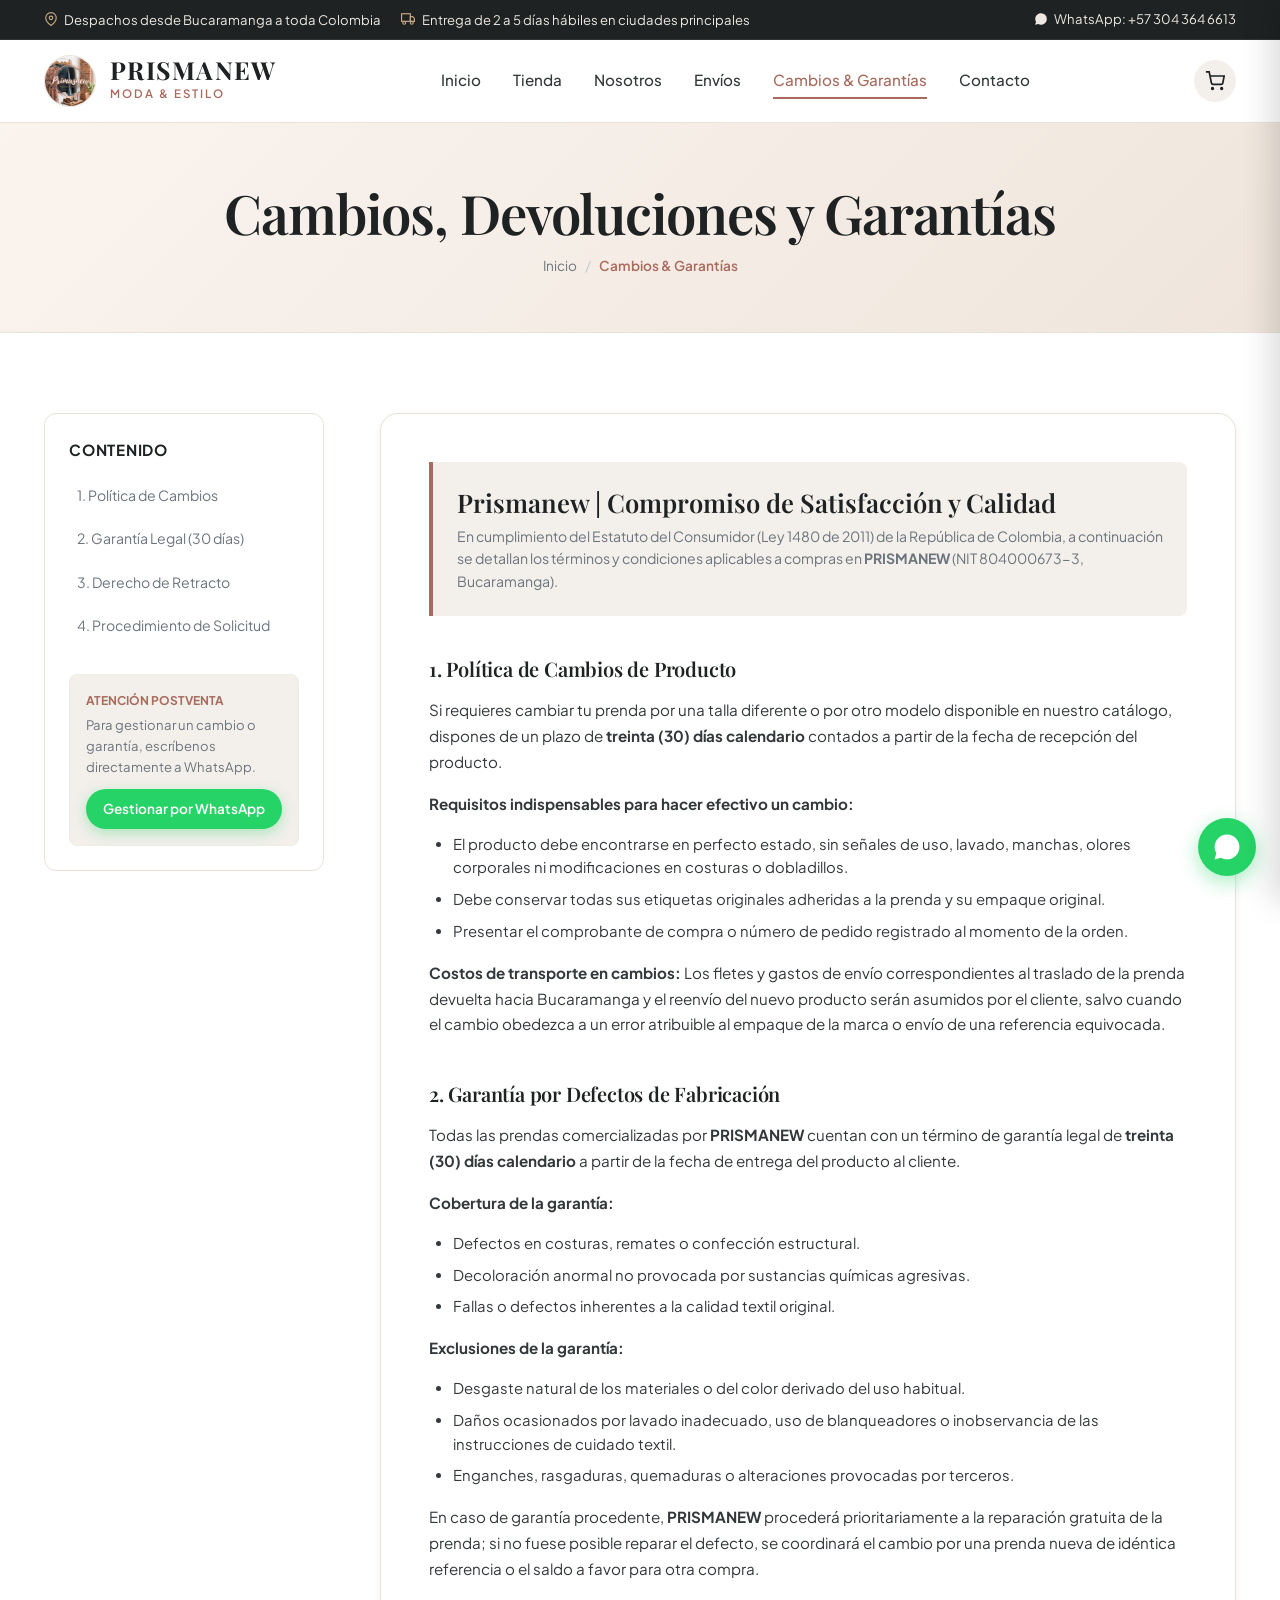
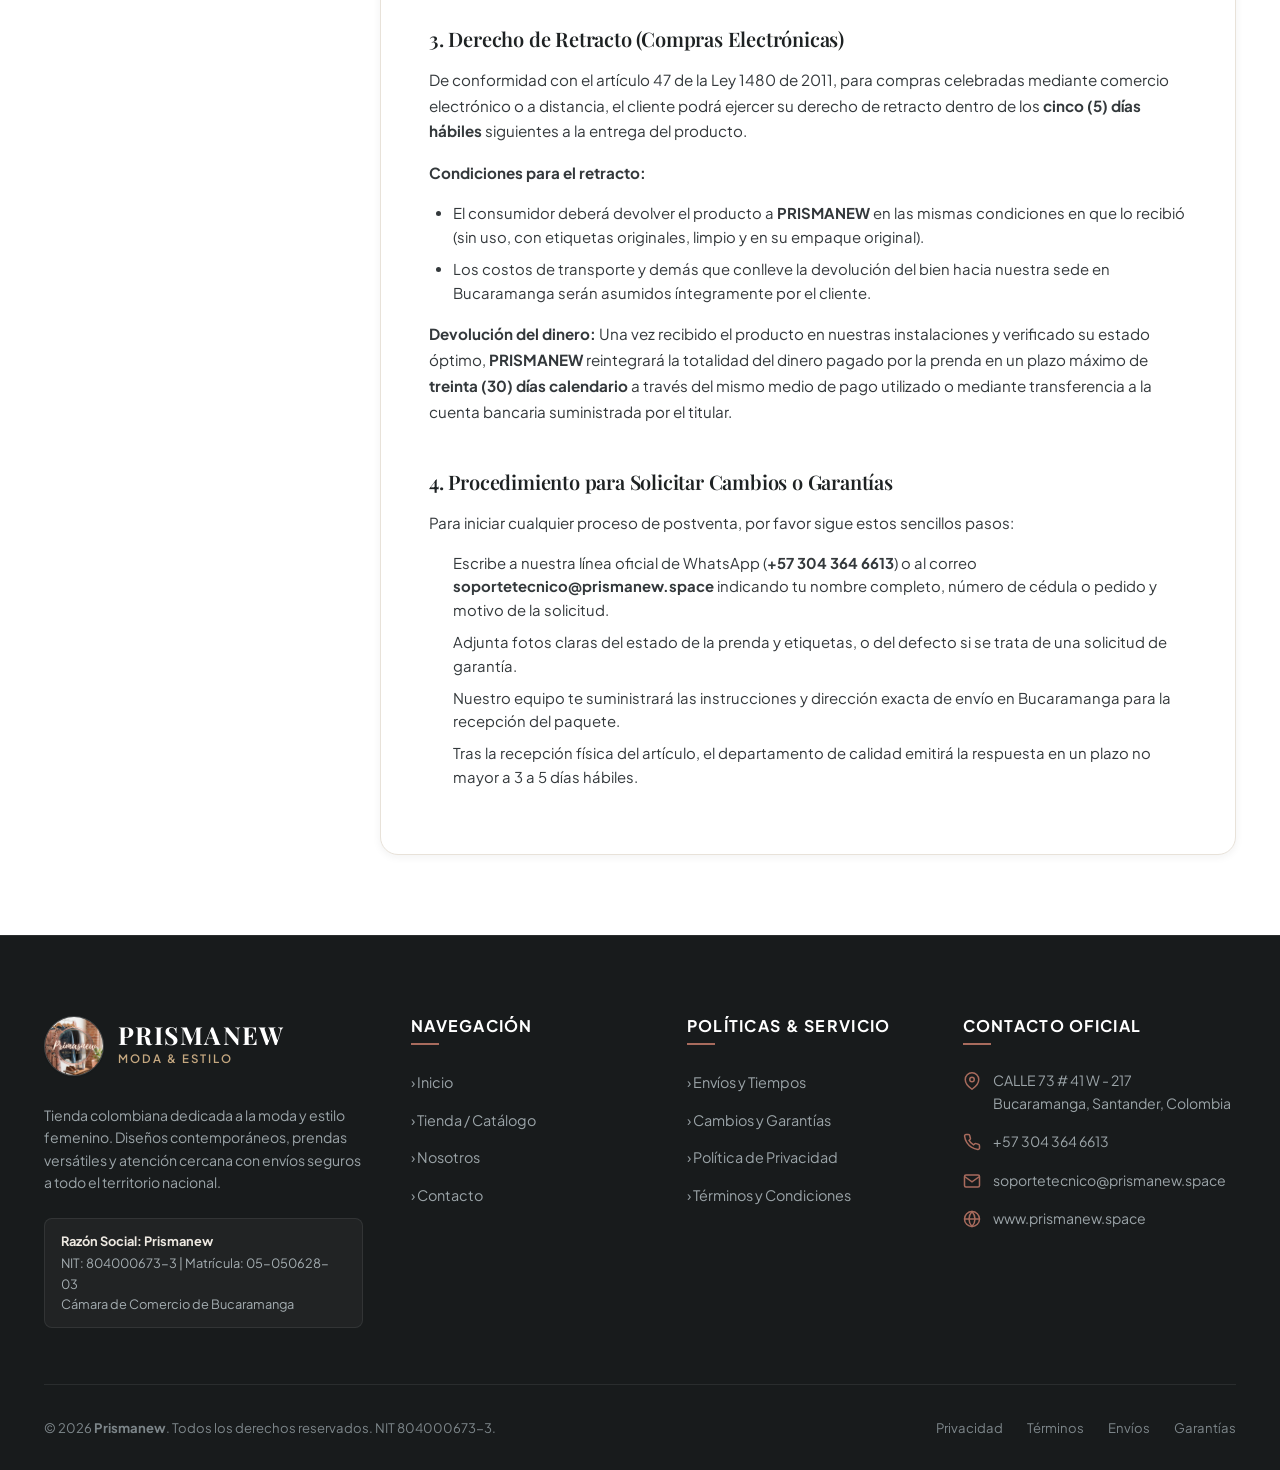
<file: cambios-devoluciones.html>
<!DOCTYPE html>
<html lang="es">
<head>
  <meta charset="UTF-8">
  <meta name="viewport" content="width=device-width, initial-scale=1.0">
  <title>Políticas de Cambios, Devoluciones y Garantías | Prismanew</title>
  <meta name="description" content="Conoce las condiciones oficiales de cambios (30 días), garantía por defectos de confección (30 días) y derecho de retracto (5 días hábiles) en Prismanew.">
  <link rel="canonical" href="https://www.prismanew.space/cambios-devoluciones.html">
  <meta name="robots" content="index, follow">

  <!-- Meta Domain Verification -->
  <meta name="facebook-domain-verification" content="6fy7r2r10x345p8sd8h9fbcf7por5z" />

  <!-- Open Graph -->
  <meta property="og:type" content="website">
  <meta property="og:url" content="https://www.prismanew.space/cambios-devoluciones.html">
  <meta property="og:title" content="Cambios y Garantías | Prismanew">
  <meta property="og:description" content="Términos y condiciones para cambios de producto, garantías textiles y derecho de retracto en Colombia.">
  <meta property="og:image" content="https://www.prismanew.space/assets/images/logo-prismanew.png">

  <!-- Favicon -->
  <link rel="icon" type="image/png" href="assets/images/logo-prismanew.png">

  <!-- Estilos -->
  <link rel="stylesheet" href="assets/css/style.css">
  <link rel="stylesheet" href="assets/css/components.css">
</head>
<body>

  <!-- Top Announcement Bar -->
  <div class="top-bar">
    <div class="container">
      <div class="top-bar-info">
        <span class="top-bar-item">
          <svg width="14" height="14" viewBox="0 0 24 24" fill="none" stroke="currentColor" stroke-width="2"><path d="M21 10c0 7-9 13-9 13s-9-6-9-13a9 9 0 0 1 18 0z"></path><circle cx="12" cy="10" r="3"></circle></svg>
          Despachos desde Bucaramanga a toda Colombia
        </span>
        <span class="top-bar-item">
          <svg width="14" height="14" viewBox="0 0 24 24" fill="none" stroke="currentColor" stroke-width="2"><rect x="1" y="3" width="15" height="13"></rect><polygon points="16 8 20 8 23 11 23 16 16 16 16 8"></polygon><circle cx="5.5" cy="18.5" r="2.5"></circle><circle cx="18.5" cy="18.5" r="2.5"></circle></svg>
          Entrega de 2 a 5 días hábiles en ciudades principales
        </span>
      </div>
      <div>
        <a href="https://wa.me/573043646613?text=Hola%20Prismanew,%20deseo%20asesor%C3%ADa%20personalizada" target="_blank" rel="noopener noreferrer" class="top-bar-link">
          <svg width="14" height="14" viewBox="0 0 24 24" fill="currentColor"><path d="M12.04 2c-5.46 0-9.91 4.45-9.91 9.91 0 1.75.46 3.45 1.32 4.95L2.05 22l5.25-1.38c1.45.79 3.08 1.21 4.74 1.21 5.46 0 9.91-4.45 9.91-9.91 0-2.65-1.03-5.14-2.9-7.01A9.816 9.816 0 0 0 12.04 2z"/></svg>
          WhatsApp: +57 304 364 6613
        </a>
      </div>
    </div>
  </div>

  <!-- Header Principal -->
  <header class="main-header">
    <div class="container header-inner">
      <a href="index.html" class="brand-logo" aria-label="Ir a inicio de Prismanew">
        <img src="assets/images/logo-prismanew.png" alt="Logotipo Prismanew Moda & Estilo" class="brand-logo-img">
        <div class="brand-logo-text">
          <span class="brand-name">PRISMANEW</span>
          <span class="brand-sub">Moda & Estilo</span>
        </div>
      </a>

      <nav class="nav-menu" id="navMenu" aria-label="Navegación principal">
        <a href="index.html" class="nav-link">Inicio</a>
        <a href="tienda.html" class="nav-link">Tienda</a>
        <a href="nosotros.html" class="nav-link">Nosotros</a>
        <a href="envios.html" class="nav-link">Envíos</a>
        <a href="cambios-devoluciones.html" class="nav-link active">Cambios & Garantías</a>
        <a href="contacto.html" class="nav-link">Contacto</a>
      </nav>

      <div class="header-actions">
        <button type="button" class="btn-icon" id="openCartBtn" title="Ver carrito de compras" aria-label="Abrir carrito de compras">
          <svg width="20" height="20" viewBox="0 0 24 24" fill="none" stroke="currentColor" stroke-width="2">
            <circle cx="9" cy="21" r="1"></circle>
            <circle cx="20" cy="21" r="1"></circle>
            <path d="M1 1h4l2.68 13.39a2 2 0 0 0 2 1.61h9.72a2 2 0 0 0 2-1.61L23 6H6"></path>
          </svg>
          <span class="cart-badge" style="display: none;">0</span>
        </button>

        <button type="button" class="btn-mobile-toggle" id="mobileMenuToggle" aria-label="Abrir menú de navegación" aria-expanded="false">
          <svg width="24" height="24" viewBox="0 0 24 24" fill="none" stroke="currentColor" stroke-width="2">
            <line x1="3" y1="12" x2="21" y2="12"></line>
            <line x1="3" y1="6" x2="21" y2="6"></line>
            <line x1="3" y1="18" x2="21" y2="18"></line>
          </svg>
        </button>
      </div>
    </div>
  </header>

  <main>
    <!-- Subpage Hero -->
    <section class="page-hero">
      <div class="container">
        <h1 class="page-hero-title">Cambios, Devoluciones y Garantías</h1>
        <div class="breadcrumbs">
          <a href="index.html">Inicio</a>
          <span class="separator">/</span>
          <span class="current">Cambios & Garantías</span>
        </div>
      </div>
    </section>

    <!-- Contenido Legal y Políticas -->
    <section class="section-padding bg-surface">
      <div class="container">
        <div class="legal-layout">
          
          <!-- Navegación lateral -->
          <aside class="legal-nav">
            <div class="legal-nav-title">Contenido</div>
            <ul class="legal-nav-list">
              <li><a href="#politica-cambios" class="legal-nav-link active">1. Política de Cambios</a></li>
              <li><a href="#politica-garantias" class="legal-nav-link">2. Garantía Legal (30 días)</a></li>
              <li><a href="#derecho-retracto" class="legal-nav-link">3. Derecho de Retracto</a></li>
              <li><a href="#procedimiento" class="legal-nav-link">4. Procedimiento de Solicitud</a></li>
            </ul>

            <div style="margin-top:2rem; padding:1rem; background:var(--bg-alt); border-radius:var(--radius-sm); border:1px solid var(--border-light);">
              <span style="font-size:0.75rem; text-transform:uppercase; font-weight:700; color:var(--primary); display:block; margin-bottom:0.25rem;">Atención Postventa</span>
              <p style="font-size:0.82rem; color:var(--text-muted); margin-bottom:0.75rem;">Para gestionar un cambio o garantía, escríbenos directamente a WhatsApp.</p>
              <a href="https://wa.me/573043646613?text=Hola%20Prismanew,%20deseo%20gestionar%20un%20cambio%20o%20garant%C3%ADa" target="_blank" rel="noopener noreferrer" class="btn btn-whatsapp btn-sm btn-block">
                Gestionar por WhatsApp
              </a>
            </div>
          </aside>

          <!-- Bloques de Texto Legal -->
          <div class="legal-content">
            
            <div class="legal-entity-card">
              <h3>Prismanew | Compromiso de Satisfacción y Calidad</h3>
              <p style="font-size:0.88rem; color:var(--text-muted); margin-top:0.4rem;">
                En cumplimiento del Estatuto del Consumidor (Ley 1480 de 2011) de la República de Colombia, a continuación se detallan los términos y condiciones aplicables a compras en <strong>PRISMANEW</strong> (NIT 804000673-3, Bucaramanga).
              </p>
            </div>

            <!-- Sección 1: Cambios -->
            <article class="legal-section" id="politica-cambios">
              <h2>1. Política de Cambios de Producto</h2>
              <p>
                Si requieres cambiar tu prenda por una talla diferente o por otro modelo disponible en nuestro catálogo, dispones de un plazo de <strong>treinta (30) días calendario</strong> contados a partir de la fecha de recepción del producto.
              </p>
              <p><strong>Requisitos indispensables para hacer efectivo un cambio:</strong></p>
              <ul>
                <li>El producto debe encontrarse en perfecto estado, sin señales de uso, lavado, manchas, olores corporales ni modificaciones en costuras o dobladillos.</li>
                <li>Debe conservar todas sus etiquetas originales adheridas a la prenda y su empaque original.</li>
                <li>Presentar el comprobante de compra o número de pedido registrado al momento de la orden.</li>
              </ul>
              <p>
                <strong>Costos de transporte en cambios:</strong> Los fletes y gastos de envío correspondientes al traslado de la prenda devuelta hacia Bucaramanga y el reenvío del nuevo producto serán asumidos por el cliente, salvo cuando el cambio obedezca a un error atribuible al empaque de la marca o envío de una referencia equivocada.
              </p>
            </article>

            <!-- Sección 2: Garantía -->
            <article class="legal-section" id="politica-garantias">
              <h2>2. Garantía por Defectos de Fabricación</h2>
              <p>
                Todas las prendas comercializadas por <strong>PRISMANEW</strong> cuentan con un término de garantía legal de <strong>treinta (30) días calendario</strong> a partir de la fecha de entrega del producto al cliente.
              </p>
              <p><strong>Cobertura de la garantía:</strong></p>
              <ul>
                <li>Defectos en costuras, remates o confección estructural.</li>
                <li>Decoloración anormal no provocada por sustancias químicas agresivas.</li>
                <li>Fallas o defectos inherentes a la calidad textil original.</li>
              </ul>
              <p><strong>Exclusiones de la garantía:</strong></p>
              <ul>
                <li>Desgaste natural de los materiales o del color derivado del uso habitual.</li>
                <li>Daños ocasionados por lavado inadecuado, uso de blanqueadores o inobservancia de las instrucciones de cuidado textil.</li>
                <li>Enganches, rasgaduras, quemaduras o alteraciones provocadas por terceros.</li>
              </ul>
              <p>
                En caso de garantía procedente, <strong>PRISMANEW</strong> procederá prioritariamente a la reparación gratuita de la prenda; si no fuese posible reparar el defecto, se coordinará el cambio por una prenda nueva de idéntica referencia o el saldo a favor para otra compra.
              </p>
            </article>

            <!-- Sección 3: Retracto -->
            <article class="legal-section" id="derecho-retracto">
              <h2>3. Derecho de Retracto (Compras Electrónicas)</h2>
              <p>
                De conformidad con el artículo 47 de la Ley 1480 de 2011, para compras celebradas mediante comercio electrónico o a distancia, el cliente podrá ejercer su derecho de retracto dentro de los <strong>cinco (5) días hábiles</strong> siguientes a la entrega del producto.
              </p>
              <p><strong>Condiciones para el retracto:</strong></p>
              <ul>
                <li>El consumidor deberá devolver el producto a <strong>PRISMANEW</strong> en las mismas condiciones en que lo recibió (sin uso, con etiquetas originales, limpio y en su empaque original).</li>
                <li>Los costos de transporte y demás que conlleve la devolución del bien hacia nuestra sede en Bucaramanga serán asumidos íntegramente por el cliente.</li>
              </ul>
              <p>
                <strong>Devolución del dinero:</strong> Una vez recibido el producto en nuestras instalaciones y verificado su estado óptimo, <strong>PRISMANEW</strong> reintegrará la totalidad del dinero pagado por la prenda en un plazo máximo de <strong>treinta (30) días calendario</strong> a través del mismo medio de pago utilizado o mediante transferencia a la cuenta bancaria suministrada por el titular.
              </p>
            </article>

            <!-- Sección 4: Procedimiento -->
            <article class="legal-section" id="procedimiento">
              <h2>4. Procedimiento para Solicitar Cambios o Garantías</h2>
              <p>Para iniciar cualquier proceso de postventa, por favor sigue estos sencillos pasos:</p>
              <ol>
                <li>Escribe a nuestra línea oficial de WhatsApp (<strong>+57 304 364 6613</strong>) o al correo <strong>soportetecnico@prismanew.space</strong> indicando tu nombre completo, número de cédula o pedido y motivo de la solicitud.</li>
                <li>Adjunta fotos claras del estado de la prenda y etiquetas, o del defecto si se trata de una solicitud de garantía.</li>
                <li>Nuestro equipo te suministrará las instrucciones y dirección exacta de envío en Bucaramanga para la recepción del paquete.</li>
                <li>Tras la recepción física del artículo, el departamento de calidad emitirá la respuesta en un plazo no mayor a 3 a 5 días hábiles.</li>
              </ol>
            </article>

          </div>
        </div>
      </div>
    </section>
  </main>

  <!-- Carrito Lateral Slide-over -->
  <div class="cart-drawer-backdrop" id="cartBackdrop"></div>
  <aside class="cart-drawer" id="cartDrawer" aria-label="Carrito de compras">
    <div class="cart-header">
      <h3>
        <svg width="20" height="20" viewBox="0 0 24 24" fill="none" stroke="currentColor" stroke-width="2">
          <circle cx="9" cy="21" r="1"></circle>
          <circle cx="20" cy="21" r="1"></circle>
          <path d="M1 1h4l2.68 13.39a2 2 0 0 0 2 1.61h9.72a2 2 0 0 0 2-1.61L23 6H6"></path>
        </svg>
        Tu Carrito
      </h3>
      <button type="button" class="btn-icon" id="closeCartBtn" aria-label="Cerrar carrito">
        <svg width="20" height="20" viewBox="0 0 24 24" fill="none" stroke="currentColor" stroke-width="2">
          <line x1="18" y1="6" x2="6" y2="18"></line>
          <line x1="6" y1="6" x2="18" y2="18"></line>
        </svg>
      </button>
    </div>
    <div class="cart-body" id="cartDrawerBody"></div>
    <div class="cart-footer">
      <div class="cart-subtotal-row">
        <span>Subtotal:</span>
        <span id="cartSubtotalVal">$0 COP</span>
      </div>
      <p class="cart-notice">El costo del envío se calcula según la ciudad de destino en Colombia al confirmar tu pedido con nuestro asesor.</p>
      <a href="#" id="cartCheckoutBtn" target="_blank" rel="noopener noreferrer" class="btn btn-whatsapp btn-block btn-lg">
        <svg width="20" height="20" viewBox="0 0 24 24" fill="currentColor">
          <path d="M12.04 2c-5.46 0-9.91 4.45-9.91 9.91 0 1.75.46 3.45 1.32 4.95L2.05 22l5.25-1.38c1.45.79 3.08 1.21 4.74 1.21 5.46 0 9.91-4.45 9.91-9.91 0-2.65-1.03-5.14-2.9-7.01A9.816 9.816 0 0 0 12.04 2z"/>
        </svg>
        Finalizar Pedido por WhatsApp
      </a>
    </div>
  </aside>

  <!-- Botón Flotante de WhatsApp -->
  <a href="https://wa.me/573043646613?text=Hola%20Prismanew,%20deseo%20informaci%C3%B3n%20sobre%20sus%20prendas" class="wa-float" target="_blank" rel="noopener noreferrer" aria-label="Contactar por WhatsApp">
    <span class="wa-float-tooltip">¿En qué podemos ayudarte?</span>
    <svg width="30" height="30" viewBox="0 0 24 24" fill="currentColor">
      <path d="M12.04 2c-5.46 0-9.91 4.45-9.91 9.91 0 1.75.46 3.45 1.32 4.95L2.05 22l5.25-1.38c1.45.79 3.08 1.21 4.74 1.21 5.46 0 9.91-4.45 9.91-9.91 0-2.65-1.03-5.14-2.9-7.01A9.816 9.816 0 0 0 12.04 2z"/>
    </svg>
  </a>

  <!-- Footer Corporativo -->
  <footer class="site-footer">
    <div class="container">
      <div class="footer-top">
        <div class="footer-brand">
          <a href="index.html" class="brand-logo" style="margin-bottom: 0.5rem;">
            <img src="assets/images/logo-prismanew.png" alt="Prismanew" class="brand-logo-img">
            <div class="brand-logo-text">
              <span class="brand-name">PRISMANEW</span>
              <span class="brand-sub">Moda & Estilo</span>
            </div>
          </a>
          <p class="footer-desc">
            Tienda colombiana dedicada a la moda y estilo femenino. Diseños contemporáneos, prendas versátiles y atención cercana con envíos seguros a todo el territorio nacional.
          </p>
          <div class="footer-legal-badge">
            <strong>Razón Social: Prismanew</strong>
            NIT: 804000673-3 | Matrícula: 05-050628-03<br>
            Cámara de Comercio de Bucaramanga
          </div>
        </div>

        <div class="footer-col">
          <h4>Navegación</h4>
          <ul class="footer-links">
            <li><a href="index.html">&rsaquo; Inicio</a></li>
            <li><a href="tienda.html">&rsaquo; Tienda / Catálogo</a></li>
            <li><a href="nosotros.html">&rsaquo; Nosotros</a></li>
            <li><a href="contacto.html">&rsaquo; Contacto</a></li>
          </ul>
        </div>

        <div class="footer-col">
          <h4>Políticas & Servicio</h4>
          <ul class="footer-links">
            <li><a href="envios.html">&rsaquo; Envíos y Tiempos</a></li>
            <li><a href="cambios-devoluciones.html">&rsaquo; Cambios y Garantías</a></li>
            <li><a href="politica-privacidad.html">&rsaquo; Política de Privacidad</a></li>
            <li><a href="terminos-condiciones.html">&rsaquo; Términos y Condiciones</a></li>
          </ul>
        </div>

        <div class="footer-col">
          <h4>Contacto Oficial</h4>
          <ul class="footer-contact-list">
            <li>
              <svg width="18" height="18" viewBox="0 0 24 24" fill="none" stroke="currentColor" stroke-width="2"><path d="M21 10c0 7-9 13-9 13s-9-6-9-13a9 9 0 0 1 18 0z"></path><circle cx="12" cy="10" r="3"></circle></svg>
              <span>CALLE 73 # 41 W - 217<br>Bucaramanga, Santander, Colombia</span>
            </li>
            <li>
              <svg width="18" height="18" viewBox="0 0 24 24" fill="none" stroke="currentColor" stroke-width="2"><path d="M22 16.92v3a2 2 0 0 1-2.18 2 19.79 19.79 0 0 1-8.63-3.07 19.5 19.5 0 0 1-6-6 19.79 19.79 0 0 1-3.07-8.67A2 2 0 0 1 4.11 2h3a2 2 0 0 1 2 1.72 12.84 12.84 0 0 0 .7 2.81 2 2 0 0 1-.45 2.11L8.09 9.91a16 16 0 0 0 6 6l1.27-1.27a2 2 0 0 1 2.11-.45 12.84 12.84 0 0 0 2.81.7A2 2 0 0 1 22 16.92z"></path></svg>
              <a href="https://wa.me/573043646613" target="_blank" rel="noopener noreferrer">+57 304 364 6613</a>
            </li>
            <li>
              <svg width="18" height="18" viewBox="0 0 24 24" fill="none" stroke="currentColor" stroke-width="2"><path d="M4 4h16c1.1 0 2 .9 2 2v12c0 1.1-.9 2-2 2H4c-1.1 0-2-.9-2-2V6c0-1.1.9-2 2-2z"></path><polyline points="22,6 12,13 2,6"></polyline></svg>
              <a href="mailto:soportetecnico@prismanew.space">soportetecnico@prismanew.space</a>
            </li>
            <li>
              <svg width="18" height="18" viewBox="0 0 24 24" fill="none" stroke="currentColor" stroke-width="2"><circle cx="12" cy="12" r="10"></circle><line x1="2" y1="12" x2="22" y2="12"></line><path d="M12 2a15.3 15.3 0 0 1 4 10 15.3 15.3 0 0 1-4 10 15.3 15.3 0 0 1-4-10 15.3 15.3 0 0 1 4-10z"></path></svg>
              <a href="https://www.prismanew.space/">www.prismanew.space</a>
            </li>
          </ul>
        </div>
      </div>

      <div class="footer-bottom">
        <div>
          &copy; 2026 <strong>Prismanew</strong>. Todos los derechos reservados. NIT 804000673-3.
        </div>
        <div class="footer-bottom-links">
          <a href="politica-privacidad.html">Privacidad</a>
          <a href="terminos-condiciones.html">Términos</a>
          <a href="envios.html">Envíos</a>
          <a href="cambios-devoluciones.html">Garantías</a>
        </div>
      </div>
    </div>
  </footer>

  <!-- Scripts -->
  <script src="assets/js/products.js"></script>
  <script src="assets/js/cart.js"></script>
  <script src="assets/js/app.js"></script>
</body>
</html>
</file>
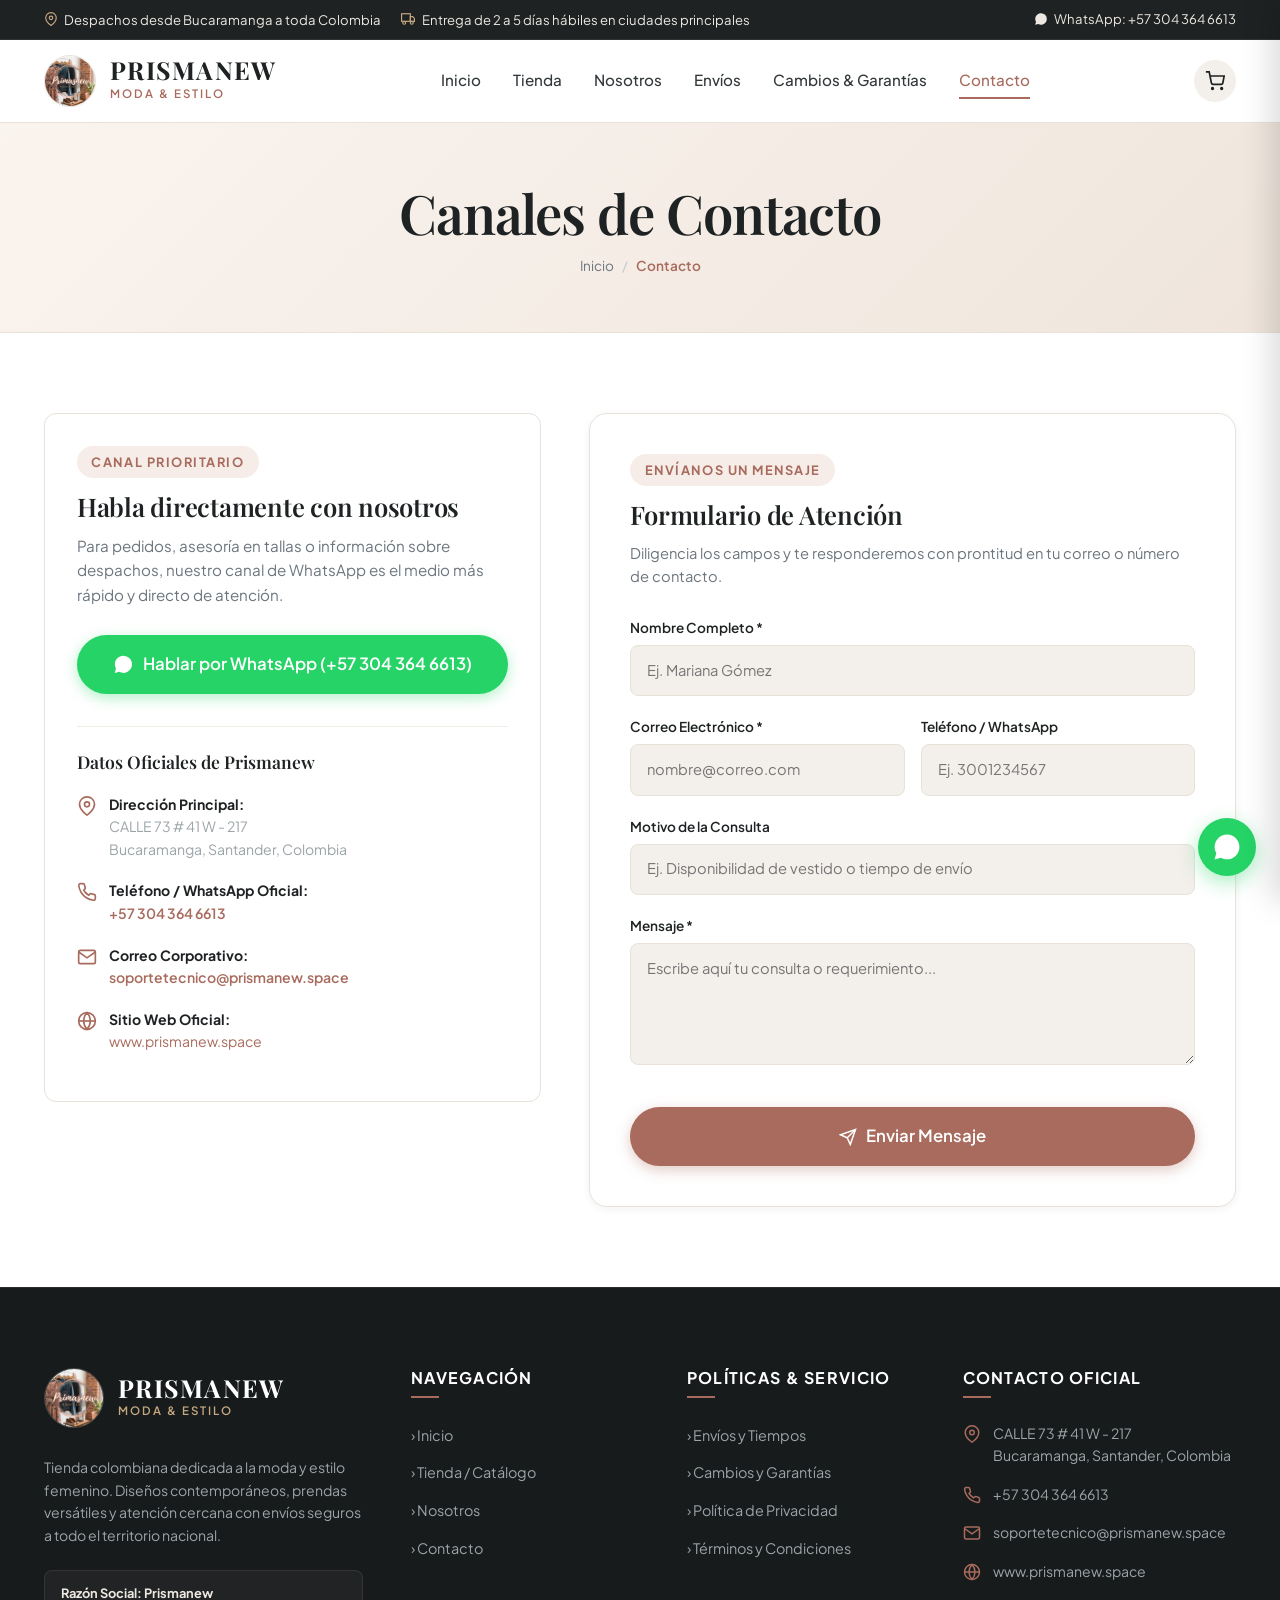
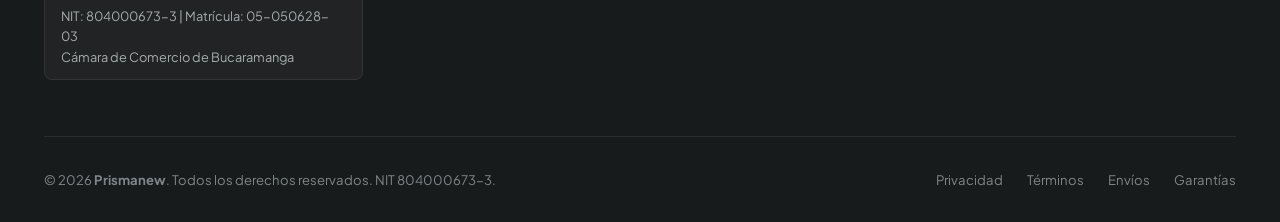
<file: contacto.html>
<!DOCTYPE html>
<html lang="es">
<head>
  <meta charset="UTF-8">
  <meta name="viewport" content="width=device-width, initial-scale=1.0">
  <title>Contacto Oficial | Prismanew Bucaramanga Colombia</title>
  <meta name="description" content="Ponte en contacto con Prismanew. Atención oficial vía WhatsApp (+57 304 364 6613), correo corporativo soportetecnico@prismanew.space y sede en Bucaramanga, Santander.">
  <link rel="canonical" href="https://www.prismanew.space/contacto.html">
  <meta name="robots" content="index, follow">

  <!-- Meta Domain Verification -->
  <meta name="facebook-domain-verification" content="6fy7r2r10x345p8sd8h9fbcf7por5z" />

  <!-- Open Graph -->
  <meta property="og:type" content="website">
  <meta property="og:url" content="https://www.prismanew.space/contacto.html">
  <meta property="og:title" content="Contacto Oficial | Prismanew Moda & Estilo">
  <meta property="og:description" content="Canales oficiales de atención y asesoría comercial de Prismanew en Bucaramanga, Colombia.">
  <meta property="og:image" content="https://www.prismanew.space/assets/images/logo-prismanew.png">

  <!-- Favicon -->
  <link rel="icon" type="image/png" href="assets/images/logo-prismanew.png">

  <!-- Estilos -->
  <link rel="stylesheet" href="assets/css/style.css">
  <link rel="stylesheet" href="assets/css/components.css">
</head>
<body>

  <!-- Top Announcement Bar -->
  <div class="top-bar">
    <div class="container">
      <div class="top-bar-info">
        <span class="top-bar-item">
          <svg width="14" height="14" viewBox="0 0 24 24" fill="none" stroke="currentColor" stroke-width="2"><path d="M21 10c0 7-9 13-9 13s-9-6-9-13a9 9 0 0 1 18 0z"></path><circle cx="12" cy="10" r="3"></circle></svg>
          Despachos desde Bucaramanga a toda Colombia
        </span>
        <span class="top-bar-item">
          <svg width="14" height="14" viewBox="0 0 24 24" fill="none" stroke="currentColor" stroke-width="2"><rect x="1" y="3" width="15" height="13"></rect><polygon points="16 8 20 8 23 11 23 16 16 16 16 8"></polygon><circle cx="5.5" cy="18.5" r="2.5"></circle><circle cx="18.5" cy="18.5" r="2.5"></circle></svg>
          Entrega de 2 a 5 días hábiles en ciudades principales
        </span>
      </div>
      <div>
        <a href="https://wa.me/573043646613?text=Hola%20Prismanew,%20deseo%20asesor%C3%ADa%20personalizada" target="_blank" rel="noopener noreferrer" class="top-bar-link">
          <svg width="14" height="14" viewBox="0 0 24 24" fill="currentColor"><path d="M12.04 2c-5.46 0-9.91 4.45-9.91 9.91 0 1.75.46 3.45 1.32 4.95L2.05 22l5.25-1.38c1.45.79 3.08 1.21 4.74 1.21 5.46 0 9.91-4.45 9.91-9.91 0-2.65-1.03-5.14-2.9-7.01A9.816 9.816 0 0 0 12.04 2z"/></svg>
          WhatsApp: +57 304 364 6613
        </a>
      </div>
    </div>
  </div>

  <!-- Header Principal -->
  <header class="main-header">
    <div class="container header-inner">
      <a href="index.html" class="brand-logo" aria-label="Ir a inicio de Prismanew">
        <img src="assets/images/logo-prismanew.png" alt="Logotipo Prismanew Moda & Estilo" class="brand-logo-img">
        <div class="brand-logo-text">
          <span class="brand-name">PRISMANEW</span>
          <span class="brand-sub">Moda & Estilo</span>
        </div>
      </a>

      <nav class="nav-menu" id="navMenu" aria-label="Navegación principal">
        <a href="index.html" class="nav-link">Inicio</a>
        <a href="tienda.html" class="nav-link">Tienda</a>
        <a href="nosotros.html" class="nav-link">Nosotros</a>
        <a href="envios.html" class="nav-link">Envíos</a>
        <a href="cambios-devoluciones.html" class="nav-link">Cambios & Garantías</a>
        <a href="contacto.html" class="nav-link active">Contacto</a>
      </nav>

      <div class="header-actions">
        <button type="button" class="btn-icon" id="openCartBtn" title="Ver carrito de compras" aria-label="Abrir carrito de compras">
          <svg width="20" height="20" viewBox="0 0 24 24" fill="none" stroke="currentColor" stroke-width="2">
            <circle cx="9" cy="21" r="1"></circle>
            <circle cx="20" cy="21" r="1"></circle>
            <path d="M1 1h4l2.68 13.39a2 2 0 0 0 2 1.61h9.72a2 2 0 0 0 2-1.61L23 6H6"></path>
          </svg>
          <span class="cart-badge" style="display: none;">0</span>
        </button>

        <button type="button" class="btn-mobile-toggle" id="mobileMenuToggle" aria-label="Abrir menú de navegación" aria-expanded="false">
          <svg width="24" height="24" viewBox="0 0 24 24" fill="none" stroke="currentColor" stroke-width="2">
            <line x1="3" y1="12" x2="21" y2="12"></line>
            <line x1="3" y1="6" x2="21" y2="6"></line>
            <line x1="3" y1="18" x2="21" y2="18"></line>
          </svg>
        </button>
      </div>
    </div>
  </header>

  <main>
    <!-- Subpage Hero -->
    <section class="page-hero">
      <div class="container">
        <h1 class="page-hero-title">Canales de Contacto</h1>
        <div class="breadcrumbs">
          <a href="index.html">Inicio</a>
          <span class="separator">/</span>
          <span class="current">Contacto</span>
        </div>
      </div>
    </section>

    <!-- Contenido Contacto -->
    <section class="section-padding bg-surface">
      <div class="container">
        <div class="contact-grid">
          
          <!-- Información y Canales Directos -->
          <div class="contact-info-col">
            <div class="contact-card">
              <span class="section-tag">Canal Prioritario</span>
              <h2 style="font-size:1.6rem; margin-bottom:0.75rem;">Habla directamente con nosotros</h2>
              <p style="color:var(--text-muted); font-size:0.95rem; margin-bottom:1.75rem; line-height:1.6;">
                Para pedidos, asesoría en tallas o información sobre despachos, nuestro canal de WhatsApp es el medio más rápido y directo de atención.
              </p>

              <!-- Botón Grande WhatsApp -->
              <a href="https://wa.me/573043646613?text=Hola%20Prismanew,%20deseo%20comunicarme%20con%20un%20asesor" target="_blank" rel="noopener noreferrer" class="btn btn-whatsapp btn-lg btn-block" style="margin-bottom:2rem;">
                <svg width="24" height="24" viewBox="0 0 24 24" fill="currentColor">
                  <path d="M12.04 2c-5.46 0-9.91 4.45-9.91 9.91 0 1.75.46 3.45 1.32 4.95L2.05 22l5.25-1.38c1.45.79 3.08 1.21 4.74 1.21 5.46 0 9.91-4.45 9.91-9.91 0-2.65-1.03-5.14-2.9-7.01A9.816 9.816 0 0 0 12.04 2z"/>
                </svg>
                Hablar por WhatsApp (+57 304 364 6613)
              </a>

              <hr style="border:none; border-top:1px solid var(--border-light); margin-bottom:1.5rem;">

              <h3 style="font-size:1.1rem; margin-bottom:1.25rem;">Datos Oficiales de Prismanew</h3>
              
              <ul class="footer-contact-list" style="color:var(--text-main);">
                <li style="margin-bottom:1.2rem;">
                  <svg width="20" height="20" viewBox="0 0 24 24" fill="none" stroke="currentColor" stroke-width="2"><path d="M21 10c0 7-9 13-9 13s-9-6-9-13a9 9 0 0 1 18 0z"></path><circle cx="12" cy="10" r="3"></circle></svg>
                  <div>
                    <strong style="color:var(--dark); display:block;">Dirección Principal:</strong>
                    CALLE 73 # 41 W - 217<br>Bucaramanga, Santander, Colombia
                  </div>
                </li>

                <li style="margin-bottom:1.2rem;">
                  <svg width="20" height="20" viewBox="0 0 24 24" fill="none" stroke="currentColor" stroke-width="2"><path d="M22 16.92v3a2 2 0 0 1-2.18 2 19.79 19.79 0 0 1-8.63-3.07 19.5 19.5 0 0 1-6-6 19.79 19.79 0 0 1-3.07-8.67A2 2 0 0 1 4.11 2h3a2 2 0 0 1 2 1.72 12.84 12.84 0 0 0 .7 2.81 2 2 0 0 1-.45 2.11L8.09 9.91a16 16 0 0 0 6 6l1.27-1.27a2 2 0 0 1 2.11-.45 12.84 12.84 0 0 0 2.81.7A2 2 0 0 1 22 16.92z"></path></svg>
                  <div>
                    <strong style="color:var(--dark); display:block;">Teléfono / WhatsApp Oficial:</strong>
                    <a href="https://wa.me/573043646613" target="_blank" rel="noopener noreferrer" style="color:var(--primary); font-weight:600;">+57 304 364 6613</a>
                  </div>
                </li>

                <li style="margin-bottom:1.2rem;">
                  <svg width="20" height="20" viewBox="0 0 24 24" fill="none" stroke="currentColor" stroke-width="2"><path d="M4 4h16c1.1 0 2 .9 2 2v12c0 1.1-.9 2-2 2H4c-1.1 0-2-.9-2-2V6c0-1.1.9-2 2-2z"></path><polyline points="22,6 12,13 2,6"></polyline></svg>
                  <div>
                    <strong style="color:var(--dark); display:block;">Correo Corporativo:</strong>
                    <a href="mailto:soportetecnico@prismanew.space" style="color:var(--primary); font-weight:600;">soportetecnico@prismanew.space</a>
                  </div>
                </li>

                <li>
                  <svg width="20" height="20" viewBox="0 0 24 24" fill="none" stroke="currentColor" stroke-width="2"><circle cx="12" cy="12" r="10"></circle><line x1="2" y1="12" x2="22" y2="12"></line><path d="M12 2a15.3 15.3 0 0 1 4 10 15.3 15.3 0 0 1-4 10 15.3 15.3 0 0 1-4-10 15.3 15.3 0 0 1 4-10z"></path></svg>
                  <div>
                    <strong style="color:var(--dark); display:block;">Sitio Web Oficial:</strong>
                    <a href="https://www.prismanew.space/" style="color:var(--primary);">www.prismanew.space</a>
                  </div>
                </li>
              </ul>
            </div>
          </div>

          <!-- Formulario de Contacto -->
          <div class="form-card">
            <span class="section-tag">Envíanos un mensaje</span>
            <h2 style="font-size:1.6rem; margin-bottom:0.75rem;">Formulario de Atención</h2>
            <p style="color:var(--text-muted); font-size:0.92rem; margin-bottom:1.75rem;">
              Diligencia los campos y te responderemos con prontitud en tu correo o número de contacto.
            </p>

            <form id="contactForm">
              <div class="form-group">
                <label for="contactName" class="form-label">Nombre Completo *</label>
                <input type="text" id="contactName" class="form-control" placeholder="Ej. Mariana Gómez" required>
              </div>

              <div style="display:grid; grid-template-columns: 1fr 1fr; gap:1rem;">
                <div class="form-group">
                  <label for="contactEmail" class="form-label">Correo Electrónico *</label>
                  <input type="email" id="contactEmail" class="form-control" placeholder="nombre@correo.com" required>
                </div>
                <div class="form-group">
                  <label for="contactPhone" class="form-label">Teléfono / WhatsApp</label>
                  <input type="tel" id="contactPhone" class="form-control" placeholder="Ej. 3001234567">
                </div>
              </div>

              <div class="form-group">
                <label for="contactSubject" class="form-label">Motivo de la Consulta</label>
                <input type="text" id="contactSubject" class="form-control" placeholder="Ej. Disponibilidad de vestido o tiempo de envío">
              </div>

              <div class="form-group">
                <label for="contactMessage" class="form-label">Mensaje *</label>
                <textarea id="contactMessage" rows="4" class="form-control" placeholder="Escribe aquí tu consulta o requerimiento..." required></textarea>
              </div>

              <button type="submit" class="btn btn-primary btn-lg btn-block" style="margin-top:1rem;">
                <svg width="18" height="18" viewBox="0 0 24 24" fill="none" stroke="currentColor" stroke-width="2">
                  <line x1="22" y1="2" x2="11" y2="13"></line>
                  <polygon points="22 2 15 22 11 13 2 9 22 2"></polygon>
                </svg>
                Enviar Mensaje
              </button>
            </form>
          </div>

        </div>
      </div>
    </section>
  </main>

  <!-- Carrito Lateral Slide-over -->
  <div class="cart-drawer-backdrop" id="cartBackdrop"></div>
  <aside class="cart-drawer" id="cartDrawer" aria-label="Carrito de compras">
    <div class="cart-header">
      <h3>
        <svg width="20" height="20" viewBox="0 0 24 24" fill="none" stroke="currentColor" stroke-width="2">
          <circle cx="9" cy="21" r="1"></circle>
          <circle cx="20" cy="21" r="1"></circle>
          <path d="M1 1h4l2.68 13.39a2 2 0 0 0 2 1.61h9.72a2 2 0 0 0 2-1.61L23 6H6"></path>
        </svg>
        Tu Carrito
      </h3>
      <button type="button" class="btn-icon" id="closeCartBtn" aria-label="Cerrar carrito">
        <svg width="20" height="20" viewBox="0 0 24 24" fill="none" stroke="currentColor" stroke-width="2">
          <line x1="18" y1="6" x2="6" y2="18"></line>
          <line x1="6" y1="6" x2="18" y2="18"></line>
        </svg>
      </button>
    </div>
    <div class="cart-body" id="cartDrawerBody"></div>
    <div class="cart-footer">
      <div class="cart-subtotal-row">
        <span>Subtotal:</span>
        <span id="cartSubtotalVal">$0 COP</span>
      </div>
      <p class="cart-notice">El costo del envío se calcula según la ciudad de destino en Colombia al confirmar tu pedido con nuestro asesor.</p>
      <a href="#" id="cartCheckoutBtn" target="_blank" rel="noopener noreferrer" class="btn btn-whatsapp btn-block btn-lg">
        <svg width="20" height="20" viewBox="0 0 24 24" fill="currentColor">
          <path d="M12.04 2c-5.46 0-9.91 4.45-9.91 9.91 0 1.75.46 3.45 1.32 4.95L2.05 22l5.25-1.38c1.45.79 3.08 1.21 4.74 1.21 5.46 0 9.91-4.45 9.91-9.91 0-2.65-1.03-5.14-2.9-7.01A9.816 9.816 0 0 0 12.04 2z"/>
        </svg>
        Finalizar Pedido por WhatsApp
      </a>
    </div>
  </aside>

  <!-- Botón Flotante de WhatsApp -->
  <a href="https://wa.me/573043646613?text=Hola%20Prismanew,%20deseo%20informaci%C3%B3n%20sobre%20sus%20prendas" class="wa-float" target="_blank" rel="noopener noreferrer" aria-label="Contactar por WhatsApp">
    <span class="wa-float-tooltip">¿En qué podemos ayudarte?</span>
    <svg width="30" height="30" viewBox="0 0 24 24" fill="currentColor">
      <path d="M12.04 2c-5.46 0-9.91 4.45-9.91 9.91 0 1.75.46 3.45 1.32 4.95L2.05 22l5.25-1.38c1.45.79 3.08 1.21 4.74 1.21 5.46 0 9.91-4.45 9.91-9.91 0-2.65-1.03-5.14-2.9-7.01A9.816 9.816 0 0 0 12.04 2z"/>
    </svg>
  </a>

  <!-- Footer Corporativo -->
  <footer class="site-footer">
    <div class="container">
      <div class="footer-top">
        <div class="footer-brand">
          <a href="index.html" class="brand-logo" style="margin-bottom: 0.5rem;">
            <img src="assets/images/logo-prismanew.png" alt="Prismanew" class="brand-logo-img">
            <div class="brand-logo-text">
              <span class="brand-name">PRISMANEW</span>
              <span class="brand-sub">Moda & Estilo</span>
            </div>
          </a>
          <p class="footer-desc">
            Tienda colombiana dedicada a la moda y estilo femenino. Diseños contemporáneos, prendas versátiles y atención cercana con envíos seguros a todo el territorio nacional.
          </p>
          <div class="footer-legal-badge">
            <strong>Razón Social: Prismanew</strong>
            NIT: 804000673-3 | Matrícula: 05-050628-03<br>
            Cámara de Comercio de Bucaramanga
          </div>
        </div>

        <div class="footer-col">
          <h4>Navegación</h4>
          <ul class="footer-links">
            <li><a href="index.html">&rsaquo; Inicio</a></li>
            <li><a href="tienda.html">&rsaquo; Tienda / Catálogo</a></li>
            <li><a href="nosotros.html">&rsaquo; Nosotros</a></li>
            <li><a href="contacto.html">&rsaquo; Contacto</a></li>
          </ul>
        </div>

        <div class="footer-col">
          <h4>Políticas & Servicio</h4>
          <ul class="footer-links">
            <li><a href="envios.html">&rsaquo; Envíos y Tiempos</a></li>
            <li><a href="cambios-devoluciones.html">&rsaquo; Cambios y Garantías</a></li>
            <li><a href="politica-privacidad.html">&rsaquo; Política de Privacidad</a></li>
            <li><a href="terminos-condiciones.html">&rsaquo; Términos y Condiciones</a></li>
          </ul>
        </div>

        <div class="footer-col">
          <h4>Contacto Oficial</h4>
          <ul class="footer-contact-list">
            <li>
              <svg width="18" height="18" viewBox="0 0 24 24" fill="none" stroke="currentColor" stroke-width="2"><path d="M21 10c0 7-9 13-9 13s-9-6-9-13a9 9 0 0 1 18 0z"></path><circle cx="12" cy="10" r="3"></circle></svg>
              <span>CALLE 73 # 41 W - 217<br>Bucaramanga, Santander, Colombia</span>
            </li>
            <li>
              <svg width="18" height="18" viewBox="0 0 24 24" fill="none" stroke="currentColor" stroke-width="2"><path d="M22 16.92v3a2 2 0 0 1-2.18 2 19.79 19.79 0 0 1-8.63-3.07 19.5 19.5 0 0 1-6-6 19.79 19.79 0 0 1-3.07-8.67A2 2 0 0 1 4.11 2h3a2 2 0 0 1 2 1.72 12.84 12.84 0 0 0 .7 2.81 2 2 0 0 1-.45 2.11L8.09 9.91a16 16 0 0 0 6 6l1.27-1.27a2 2 0 0 1 2.11-.45 12.84 12.84 0 0 0 2.81.7A2 2 0 0 1 22 16.92z"></path></svg>
              <a href="https://wa.me/573043646613" target="_blank" rel="noopener noreferrer">+57 304 364 6613</a>
            </li>
            <li>
              <svg width="18" height="18" viewBox="0 0 24 24" fill="none" stroke="currentColor" stroke-width="2"><path d="M4 4h16c1.1 0 2 .9 2 2v12c0 1.1-.9 2-2 2H4c-1.1 0-2-.9-2-2V6c0-1.1.9-2 2-2z"></path><polyline points="22,6 12,13 2,6"></polyline></svg>
              <a href="mailto:soportetecnico@prismanew.space">soportetecnico@prismanew.space</a>
            </li>
            <li>
              <svg width="18" height="18" viewBox="0 0 24 24" fill="none" stroke="currentColor" stroke-width="2"><circle cx="12" cy="12" r="10"></circle><line x1="2" y1="12" x2="22" y2="12"></line><path d="M12 2a15.3 15.3 0 0 1 4 10 15.3 15.3 0 0 1-4 10 15.3 15.3 0 0 1-4-10 15.3 15.3 0 0 1 4-10z"></path></svg>
              <a href="https://www.prismanew.space/">www.prismanew.space</a>
            </li>
          </ul>
        </div>
      </div>

      <div class="footer-bottom">
        <div>
          &copy; 2026 <strong>Prismanew</strong>. Todos los derechos reservados. NIT 804000673-3.
        </div>
        <div class="footer-bottom-links">
          <a href="politica-privacidad.html">Privacidad</a>
          <a href="terminos-condiciones.html">Términos</a>
          <a href="envios.html">Envíos</a>
          <a href="cambios-devoluciones.html">Garantías</a>
        </div>
      </div>
    </div>
  </footer>

  <!-- Scripts -->
  <script src="assets/js/products.js"></script>
  <script src="assets/js/cart.js"></script>
  <script src="assets/js/app.js"></script>
</body>
</html>
</file>
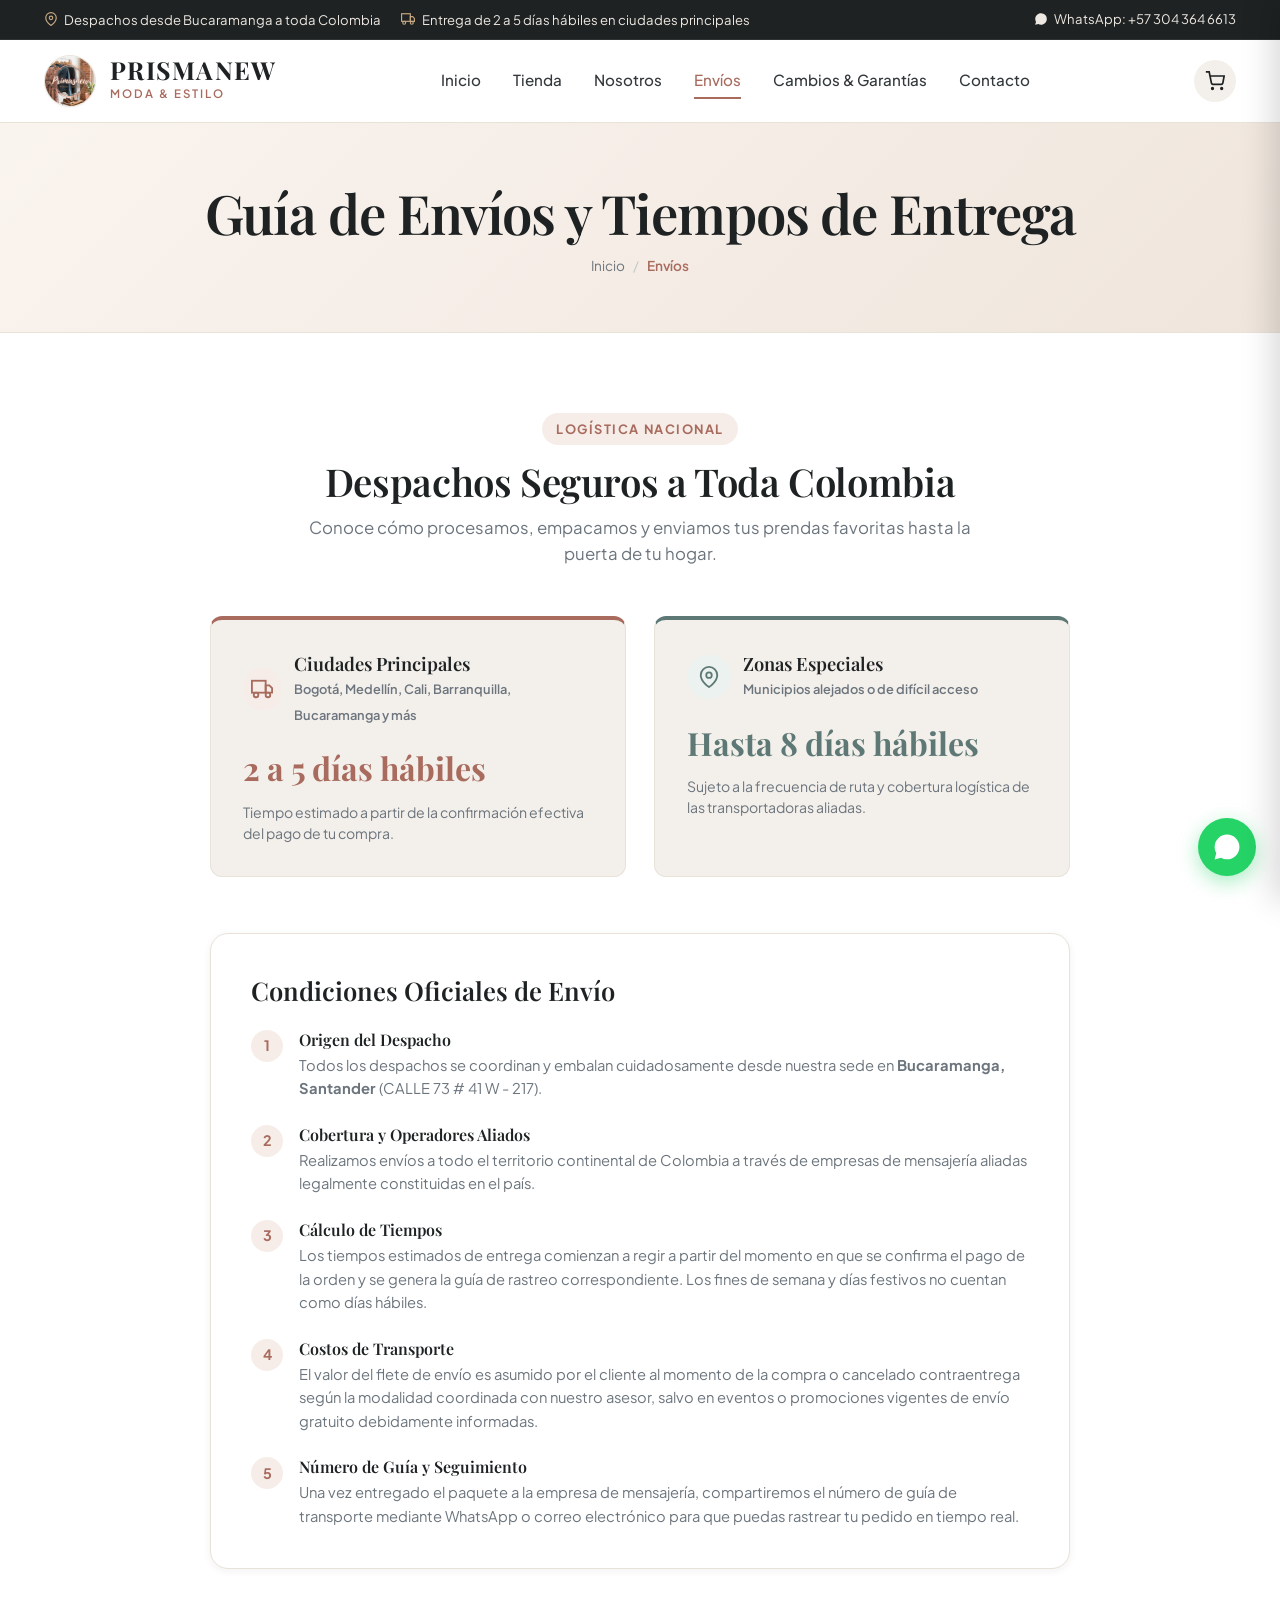
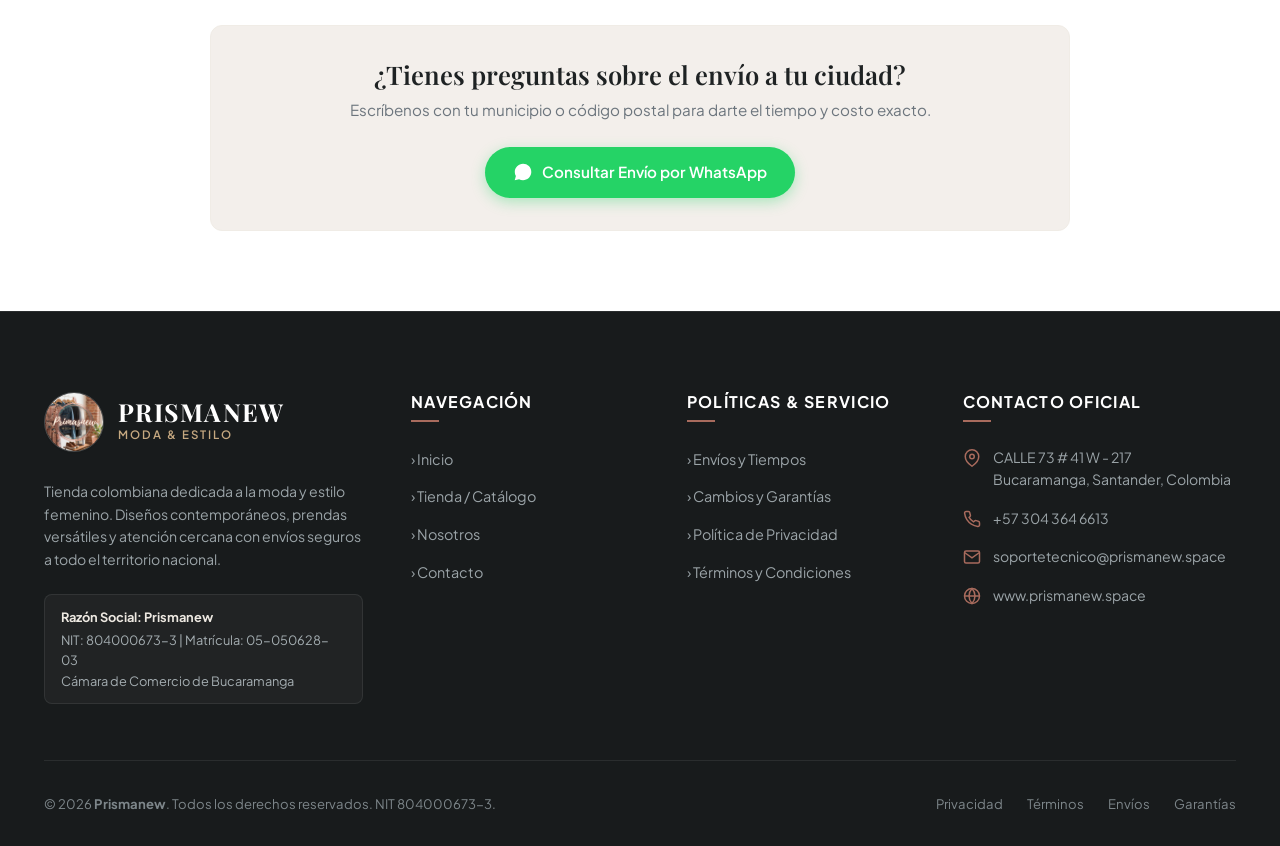
<file: envios.html>
<!DOCTYPE html>
<html lang="es">
<head>
  <meta charset="UTF-8">
  <meta name="viewport" content="width=device-width, initial-scale=1.0">
  <title>Políticas y Tiempos de Envío | Prismanew Colombia</title>
  <meta name="description" content="Información completa sobre envíos nacionales de Prismanew: tiempos de entrega (2 a 5 días hábiles principales, hasta 8 días especiales), despachos desde Bucaramanga y tarifas.">
  <link rel="canonical" href="https://www.prismanew.space/envios.html">
  <meta name="robots" content="index, follow">

  <!-- Meta Domain Verification -->
  <meta name="facebook-domain-verification" content="6fy7r2r10x345p8sd8h9fbcf7por5z" />

  <!-- Open Graph -->
  <meta property="og:type" content="website">
  <meta property="og:url" content="https://www.prismanew.space/envios.html">
  <meta property="og:title" content="Políticas y Tiempos de Envío | Prismanew">
  <meta property="og:description" content="Conoce nuestros tiempos de entrega, cobertura nacional y condiciones de despacho desde Bucaramanga.">
  <meta property="og:image" content="https://www.prismanew.space/assets/images/logo-prismanew.png">

  <!-- Favicon -->
  <link rel="icon" type="image/png" href="assets/images/logo-prismanew.png">

  <!-- Estilos -->
  <link rel="stylesheet" href="assets/css/style.css">
  <link rel="stylesheet" href="assets/css/components.css">
</head>
<body>

  <!-- Top Announcement Bar -->
  <div class="top-bar">
    <div class="container">
      <div class="top-bar-info">
        <span class="top-bar-item">
          <svg width="14" height="14" viewBox="0 0 24 24" fill="none" stroke="currentColor" stroke-width="2"><path d="M21 10c0 7-9 13-9 13s-9-6-9-13a9 9 0 0 1 18 0z"></path><circle cx="12" cy="10" r="3"></circle></svg>
          Despachos desde Bucaramanga a toda Colombia
        </span>
        <span class="top-bar-item">
          <svg width="14" height="14" viewBox="0 0 24 24" fill="none" stroke="currentColor" stroke-width="2"><rect x="1" y="3" width="15" height="13"></rect><polygon points="16 8 20 8 23 11 23 16 16 16 16 8"></polygon><circle cx="5.5" cy="18.5" r="2.5"></circle><circle cx="18.5" cy="18.5" r="2.5"></circle></svg>
          Entrega de 2 a 5 días hábiles en ciudades principales
        </span>
      </div>
      <div>
        <a href="https://wa.me/573043646613?text=Hola%20Prismanew,%20deseo%20asesor%C3%ADa%20personalizada" target="_blank" rel="noopener noreferrer" class="top-bar-link">
          <svg width="14" height="14" viewBox="0 0 24 24" fill="currentColor"><path d="M12.04 2c-5.46 0-9.91 4.45-9.91 9.91 0 1.75.46 3.45 1.32 4.95L2.05 22l5.25-1.38c1.45.79 3.08 1.21 4.74 1.21 5.46 0 9.91-4.45 9.91-9.91 0-2.65-1.03-5.14-2.9-7.01A9.816 9.816 0 0 0 12.04 2z"/></svg>
          WhatsApp: +57 304 364 6613
        </a>
      </div>
    </div>
  </div>

  <!-- Header Principal -->
  <header class="main-header">
    <div class="container header-inner">
      <a href="index.html" class="brand-logo" aria-label="Ir a inicio de Prismanew">
        <img src="assets/images/logo-prismanew.png" alt="Logotipo Prismanew Moda & Estilo" class="brand-logo-img">
        <div class="brand-logo-text">
          <span class="brand-name">PRISMANEW</span>
          <span class="brand-sub">Moda & Estilo</span>
        </div>
      </a>

      <nav class="nav-menu" id="navMenu" aria-label="Navegación principal">
        <a href="index.html" class="nav-link">Inicio</a>
        <a href="tienda.html" class="nav-link">Tienda</a>
        <a href="nosotros.html" class="nav-link">Nosotros</a>
        <a href="envios.html" class="nav-link active">Envíos</a>
        <a href="cambios-devoluciones.html" class="nav-link">Cambios & Garantías</a>
        <a href="contacto.html" class="nav-link">Contacto</a>
      </nav>

      <div class="header-actions">
        <button type="button" class="btn-icon" id="openCartBtn" title="Ver carrito de compras" aria-label="Abrir carrito de compras">
          <svg width="20" height="20" viewBox="0 0 24 24" fill="none" stroke="currentColor" stroke-width="2">
            <circle cx="9" cy="21" r="1"></circle>
            <circle cx="20" cy="21" r="1"></circle>
            <path d="M1 1h4l2.68 13.39a2 2 0 0 0 2 1.61h9.72a2 2 0 0 0 2-1.61L23 6H6"></path>
          </svg>
          <span class="cart-badge" style="display: none;">0</span>
        </button>

        <button type="button" class="btn-mobile-toggle" id="mobileMenuToggle" aria-label="Abrir menú de navegación" aria-expanded="false">
          <svg width="24" height="24" viewBox="0 0 24 24" fill="none" stroke="currentColor" stroke-width="2">
            <line x1="3" y1="12" x2="21" y2="12"></line>
            <line x1="3" y1="6" x2="21" y2="6"></line>
            <line x1="3" y1="18" x2="21" y2="18"></line>
          </svg>
        </button>
      </div>
    </div>
  </header>

  <main>
    <!-- Subpage Hero -->
    <section class="page-hero">
      <div class="container">
        <h1 class="page-hero-title">Guía de Envíos y Tiempos de Entrega</h1>
        <div class="breadcrumbs">
          <a href="index.html">Inicio</a>
          <span class="separator">/</span>
          <span class="current">Envíos</span>
        </div>
      </div>
    </section>

    <!-- Contenido Envíos -->
    <section class="section-padding bg-surface">
      <div class="container">
        <div style="max-width: 860px; margin: 0 auto;">
          
          <div class="section-header">
            <span class="section-tag">Logística Nacional</span>
            <h2>Despachos Seguros a Toda Colombia</h2>
            <p>Conoce cómo procesamos, empacamos y enviamos tus prendas favoritas hasta la puerta de tu hogar.</p>
          </div>

          <!-- Tarjetas Visuales de Tiempos -->
          <div style="display:grid; grid-template-columns: 1fr 1fr; gap:1.75rem; margin-bottom:3.5rem;">
            <div style="background:var(--bg-alt); padding:2rem; border-radius:var(--radius-md); border:1px solid var(--border-color); border-top:4px solid var(--primary);">
              <div style="display:flex; align-items:center; gap:0.75rem; margin-bottom:1rem;">
                <div style="width:44px; height:44px; border-radius:50%; background:var(--primary-light); color:var(--primary); display:flex; align-items:center; justify-content:center;">
                  <svg width="22" height="22" viewBox="0 0 24 24" fill="none" stroke="currentColor" stroke-width="2"><rect x="1" y="3" width="15" height="13"></rect><polygon points="16 8 20 8 23 11 23 16 16 16 16 8"></polygon><circle cx="5.5" cy="18.5" r="2.5"></circle><circle cx="18.5" cy="18.5" r="2.5"></circle></svg>
                </div>
                <div>
                  <h3 style="font-size:1.15rem; margin:0;">Ciudades Principales</h3>
                  <span style="font-size:0.8rem; color:var(--text-muted); font-weight:600;">Bogotá, Medellín, Cali, Barranquilla, Bucaramanga y más</span>
                </div>
              </div>
              <div style="font-size:2rem; font-family:var(--font-serif); font-weight:700; color:var(--primary); margin-bottom:0.5rem;">
                2 a 5 días hábiles
              </div>
              <p style="font-size:0.88rem; color:var(--text-muted); line-height:1.5;">
                Tiempo estimado a partir de la confirmación efectiva del pago de tu compra.
              </p>
            </div>

            <div style="background:var(--bg-alt); padding:2rem; border-radius:var(--radius-md); border:1px solid var(--border-color); border-top:4px solid var(--accent);">
              <div style="display:flex; align-items:center; gap:0.75rem; margin-bottom:1rem;">
                <div style="width:44px; height:44px; border-radius:50%; background:var(--accent-light); color:var(--accent); display:flex; align-items:center; justify-content:center;">
                  <svg width="22" height="22" viewBox="0 0 24 24" fill="none" stroke="currentColor" stroke-width="2"><path d="M21 10c0 7-9 13-9 13s-9-6-9-13a9 9 0 0 1 18 0z"></path><circle cx="12" cy="10" r="3"></circle></svg>
                </div>
                <div>
                  <h3 style="font-size:1.15rem; margin:0;">Zonas Especiales</h3>
                  <span style="font-size:0.8rem; color:var(--text-muted); font-weight:600;">Municipios alejados o de difícil acceso</span>
                </div>
              </div>
              <div style="font-size:2rem; font-family:var(--font-serif); font-weight:700; color:var(--accent); margin-bottom:0.5rem;">
                Hasta 8 días hábiles
              </div>
              <p style="font-size:0.88rem; color:var(--text-muted); line-height:1.5;">
                Sujeto a la frecuencia de ruta y cobertura logística de las transportadoras aliadas.
              </p>
            </div>
          </div>

          <!-- Puntos Clave de la Política de Envíos -->
          <div class="legal-content" style="padding:2.5rem; margin-bottom:3.5rem;">
            <h3 style="margin-bottom:1.5rem;">Condiciones Oficiales de Envío</h3>
            
            <div style="display:flex; flex-direction:column; gap:1.5rem;">
              <div style="display:flex; gap:1rem; align-items:flex-start;">
                <div style="width:32px; height:32px; border-radius:50%; background:var(--primary-light); color:var(--primary); display:flex; align-items:center; justify-content:center; flex-shrink:0; font-weight:700; font-size:0.9rem;">1</div>
                <div>
                  <h4 style="font-size:1rem; margin-bottom:0.25rem;">Origen del Despacho</h4>
                  <p style="font-size:0.92rem; color:var(--text-muted); line-height:1.6;">
                    Todos los despachos se coordinan y embalan cuidadosamente desde nuestra sede en <strong>Bucaramanga, Santander</strong> (CALLE 73 # 41 W - 217).
                  </p>
                </div>
              </div>

              <div style="display:flex; gap:1rem; align-items:flex-start;">
                <div style="width:32px; height:32px; border-radius:50%; background:var(--primary-light); color:var(--primary); display:flex; align-items:center; justify-content:center; flex-shrink:0; font-weight:700; font-size:0.9rem;">2</div>
                <div>
                  <h4 style="font-size:1rem; margin-bottom:0.25rem;">Cobertura y Operadores Aliados</h4>
                  <p style="font-size:0.92rem; color:var(--text-muted); line-height:1.6;">
                    Realizamos envíos a todo el territorio continental de Colombia a través de empresas de mensajería aliadas legalmente constituidas en el país.
                  </p>
                </div>
              </div>

              <div style="display:flex; gap:1rem; align-items:flex-start;">
                <div style="width:32px; height:32px; border-radius:50%; background:var(--primary-light); color:var(--primary); display:flex; align-items:center; justify-content:center; flex-shrink:0; font-weight:700; font-size:0.9rem;">3</div>
                <div>
                  <h4 style="font-size:1rem; margin-bottom:0.25rem;">Cálculo de Tiempos</h4>
                  <p style="font-size:0.92rem; color:var(--text-muted); line-height:1.6;">
                    Los tiempos estimados de entrega comienzan a regir a partir del momento en que se confirma el pago de la orden y se genera la guía de rastreo correspondiente. Los fines de semana y días festivos no cuentan como días hábiles.
                  </p>
                </div>
              </div>

              <div style="display:flex; gap:1rem; align-items:flex-start;">
                <div style="width:32px; height:32px; border-radius:50%; background:var(--primary-light); color:var(--primary); display:flex; align-items:center; justify-content:center; flex-shrink:0; font-weight:700; font-size:0.9rem;">4</div>
                <div>
                  <h4 style="font-size:1rem; margin-bottom:0.25rem;">Costos de Transporte</h4>
                  <p style="font-size:0.92rem; color:var(--text-muted); line-height:1.6;">
                    El valor del flete de envío es asumido por el cliente al momento de la compra o cancelado contraentrega según la modalidad coordinada con nuestro asesor, salvo en eventos o promociones vigentes de envío gratuito debidamente informadas.
                  </p>
                </div>
              </div>

              <div style="display:flex; gap:1rem; align-items:flex-start;">
                <div style="width:32px; height:32px; border-radius:50%; background:var(--primary-light); color:var(--primary); display:flex; align-items:center; justify-content:center; flex-shrink:0; font-weight:700; font-size:0.9rem;">5</div>
                <div>
                  <h4 style="font-size:1rem; margin-bottom:0.25rem;">Número de Guía y Seguimiento</h4>
                  <p style="font-size:0.92rem; color:var(--text-muted); line-height:1.6;">
                    Una vez entregado el paquete a la empresa de mensajería, compartiremos el número de guía de transporte mediante WhatsApp o correo electrónico para que puedas rastrear tu pedido en tiempo real.
                  </p>
                </div>
              </div>
            </div>
          </div>

          <!-- Banner de Contacto para Envíos -->
          <div style="background:var(--bg-alt); border-radius:var(--radius-md); padding:2rem; text-align:center; border:1px solid var(--border-light);">
            <h3 style="margin-bottom:0.5rem;">¿Tienes preguntas sobre el envío a tu ciudad?</h3>
            <p style="color:var(--text-muted); font-size:0.95rem; margin-bottom:1.5rem;">
              Escríbenos con tu municipio o código postal para darte el tiempo y costo exacto.
            </p>
            <a href="https://wa.me/573043646613?text=Hola%20Prismanew,%20deseo%20consultar%20el%20costo%20y%20tiempo%20de%20env%C3%ADo%20a%20mi%20ciudad" target="_blank" rel="noopener noreferrer" class="btn btn-whatsapp">
              <svg width="20" height="20" viewBox="0 0 24 24" fill="currentColor"><path d="M12.04 2c-5.46 0-9.91 4.45-9.91 9.91 0 1.75.46 3.45 1.32 4.95L2.05 22l5.25-1.38c1.45.79 3.08 1.21 4.74 1.21 5.46 0 9.91-4.45 9.91-9.91 0-2.65-1.03-5.14-2.9-7.01A9.816 9.816 0 0 0 12.04 2z"/></svg>
              Consultar Envío por WhatsApp
            </a>
          </div>

        </div>
      </div>
    </section>
  </main>

  <!-- Carrito Lateral Slide-over -->
  <div class="cart-drawer-backdrop" id="cartBackdrop"></div>
  <aside class="cart-drawer" id="cartDrawer" aria-label="Carrito de compras">
    <div class="cart-header">
      <h3>
        <svg width="20" height="20" viewBox="0 0 24 24" fill="none" stroke="currentColor" stroke-width="2">
          <circle cx="9" cy="21" r="1"></circle>
          <circle cx="20" cy="21" r="1"></circle>
          <path d="M1 1h4l2.68 13.39a2 2 0 0 0 2 1.61h9.72a2 2 0 0 0 2-1.61L23 6H6"></path>
        </svg>
        Tu Carrito
      </h3>
      <button type="button" class="btn-icon" id="closeCartBtn" aria-label="Cerrar carrito">
        <svg width="20" height="20" viewBox="0 0 24 24" fill="none" stroke="currentColor" stroke-width="2">
          <line x1="18" y1="6" x2="6" y2="18"></line>
          <line x1="6" y1="6" x2="18" y2="18"></line>
        </svg>
      </button>
    </div>
    <div class="cart-body" id="cartDrawerBody"></div>
    <div class="cart-footer">
      <div class="cart-subtotal-row">
        <span>Subtotal:</span>
        <span id="cartSubtotalVal">$0 COP</span>
      </div>
      <p class="cart-notice">El costo del envío se calcula según la ciudad de destino en Colombia al confirmar tu pedido con nuestro asesor.</p>
      <a href="#" id="cartCheckoutBtn" target="_blank" rel="noopener noreferrer" class="btn btn-whatsapp btn-block btn-lg">
        <svg width="20" height="20" viewBox="0 0 24 24" fill="currentColor">
          <path d="M12.04 2c-5.46 0-9.91 4.45-9.91 9.91 0 1.75.46 3.45 1.32 4.95L2.05 22l5.25-1.38c1.45.79 3.08 1.21 4.74 1.21 5.46 0 9.91-4.45 9.91-9.91 0-2.65-1.03-5.14-2.9-7.01A9.816 9.816 0 0 0 12.04 2z"/>
        </svg>
        Finalizar Pedido por WhatsApp
      </a>
    </div>
  </aside>

  <!-- Botón Flotante de WhatsApp -->
  <a href="https://wa.me/573043646613?text=Hola%20Prismanew,%20deseo%20informaci%C3%B3n%20sobre%20sus%20prendas" class="wa-float" target="_blank" rel="noopener noreferrer" aria-label="Contactar por WhatsApp">
    <span class="wa-float-tooltip">¿En qué podemos ayudarte?</span>
    <svg width="30" height="30" viewBox="0 0 24 24" fill="currentColor">
      <path d="M12.04 2c-5.46 0-9.91 4.45-9.91 9.91 0 1.75.46 3.45 1.32 4.95L2.05 22l5.25-1.38c1.45.79 3.08 1.21 4.74 1.21 5.46 0 9.91-4.45 9.91-9.91 0-2.65-1.03-5.14-2.9-7.01A9.816 9.816 0 0 0 12.04 2z"/>
    </svg>
  </a>

  <!-- Footer Corporativo -->
  <footer class="site-footer">
    <div class="container">
      <div class="footer-top">
        <div class="footer-brand">
          <a href="index.html" class="brand-logo" style="margin-bottom: 0.5rem;">
            <img src="assets/images/logo-prismanew.png" alt="Prismanew" class="brand-logo-img">
            <div class="brand-logo-text">
              <span class="brand-name">PRISMANEW</span>
              <span class="brand-sub">Moda & Estilo</span>
            </div>
          </a>
          <p class="footer-desc">
            Tienda colombiana dedicada a la moda y estilo femenino. Diseños contemporáneos, prendas versátiles y atención cercana con envíos seguros a todo el territorio nacional.
          </p>
          <div class="footer-legal-badge">
            <strong>Razón Social: Prismanew</strong>
            NIT: 804000673-3 | Matrícula: 05-050628-03<br>
            Cámara de Comercio de Bucaramanga
          </div>
        </div>

        <div class="footer-col">
          <h4>Navegación</h4>
          <ul class="footer-links">
            <li><a href="index.html">&rsaquo; Inicio</a></li>
            <li><a href="tienda.html">&rsaquo; Tienda / Catálogo</a></li>
            <li><a href="nosotros.html">&rsaquo; Nosotros</a></li>
            <li><a href="contacto.html">&rsaquo; Contacto</a></li>
          </ul>
        </div>

        <div class="footer-col">
          <h4>Políticas & Servicio</h4>
          <ul class="footer-links">
            <li><a href="envios.html">&rsaquo; Envíos y Tiempos</a></li>
            <li><a href="cambios-devoluciones.html">&rsaquo; Cambios y Garantías</a></li>
            <li><a href="politica-privacidad.html">&rsaquo; Política de Privacidad</a></li>
            <li><a href="terminos-condiciones.html">&rsaquo; Términos y Condiciones</a></li>
          </ul>
        </div>

        <div class="footer-col">
          <h4>Contacto Oficial</h4>
          <ul class="footer-contact-list">
            <li>
              <svg width="18" height="18" viewBox="0 0 24 24" fill="none" stroke="currentColor" stroke-width="2"><path d="M21 10c0 7-9 13-9 13s-9-6-9-13a9 9 0 0 1 18 0z"></path><circle cx="12" cy="10" r="3"></circle></svg>
              <span>CALLE 73 # 41 W - 217<br>Bucaramanga, Santander, Colombia</span>
            </li>
            <li>
              <svg width="18" height="18" viewBox="0 0 24 24" fill="none" stroke="currentColor" stroke-width="2"><path d="M22 16.92v3a2 2 0 0 1-2.18 2 19.79 19.79 0 0 1-8.63-3.07 19.5 19.5 0 0 1-6-6 19.79 19.79 0 0 1-3.07-8.67A2 2 0 0 1 4.11 2h3a2 2 0 0 1 2 1.72 12.84 12.84 0 0 0 .7 2.81 2 2 0 0 1-.45 2.11L8.09 9.91a16 16 0 0 0 6 6l1.27-1.27a2 2 0 0 1 2.11-.45 12.84 12.84 0 0 0 2.81.7A2 2 0 0 1 22 16.92z"></path></svg>
              <a href="https://wa.me/573043646613" target="_blank" rel="noopener noreferrer">+57 304 364 6613</a>
            </li>
            <li>
              <svg width="18" height="18" viewBox="0 0 24 24" fill="none" stroke="currentColor" stroke-width="2"><path d="M4 4h16c1.1 0 2 .9 2 2v12c0 1.1-.9 2-2 2H4c-1.1 0-2-.9-2-2V6c0-1.1.9-2 2-2z"></path><polyline points="22,6 12,13 2,6"></polyline></svg>
              <a href="mailto:soportetecnico@prismanew.space">soportetecnico@prismanew.space</a>
            </li>
            <li>
              <svg width="18" height="18" viewBox="0 0 24 24" fill="none" stroke="currentColor" stroke-width="2"><circle cx="12" cy="12" r="10"></circle><line x1="2" y1="12" x2="22" y2="12"></line><path d="M12 2a15.3 15.3 0 0 1 4 10 15.3 15.3 0 0 1-4 10 15.3 15.3 0 0 1-4-10 15.3 15.3 0 0 1 4-10z"></path></svg>
              <a href="https://www.prismanew.space/">www.prismanew.space</a>
            </li>
          </ul>
        </div>
      </div>

      <div class="footer-bottom">
        <div>
          &copy; 2026 <strong>Prismanew</strong>. Todos los derechos reservados. NIT 804000673-3.
        </div>
        <div class="footer-bottom-links">
          <a href="politica-privacidad.html">Privacidad</a>
          <a href="terminos-condiciones.html">Términos</a>
          <a href="envios.html">Envíos</a>
          <a href="cambios-devoluciones.html">Garantías</a>
        </div>
      </div>
    </div>
  </footer>

  <!-- Scripts -->
  <script src="assets/js/products.js"></script>
  <script src="assets/js/cart.js"></script>
  <script src="assets/js/app.js"></script>
</body>
</html>
</file>
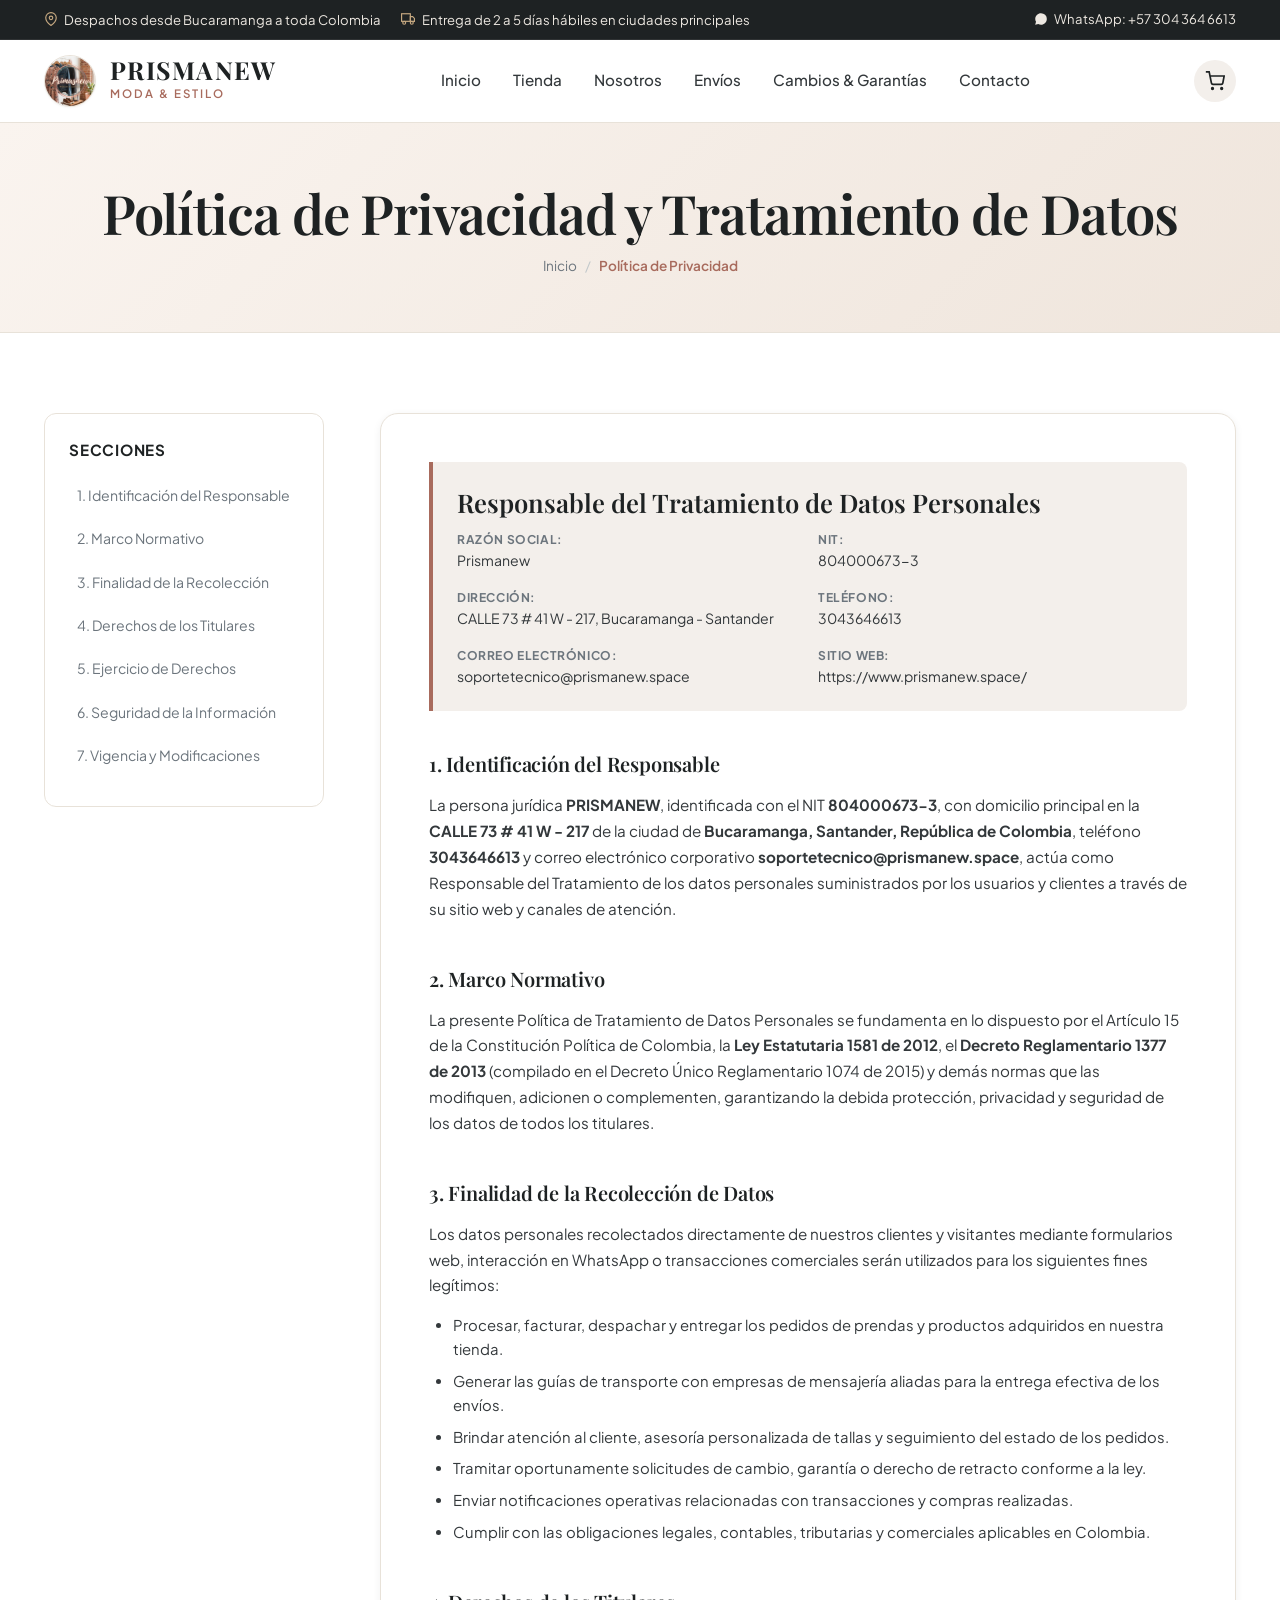
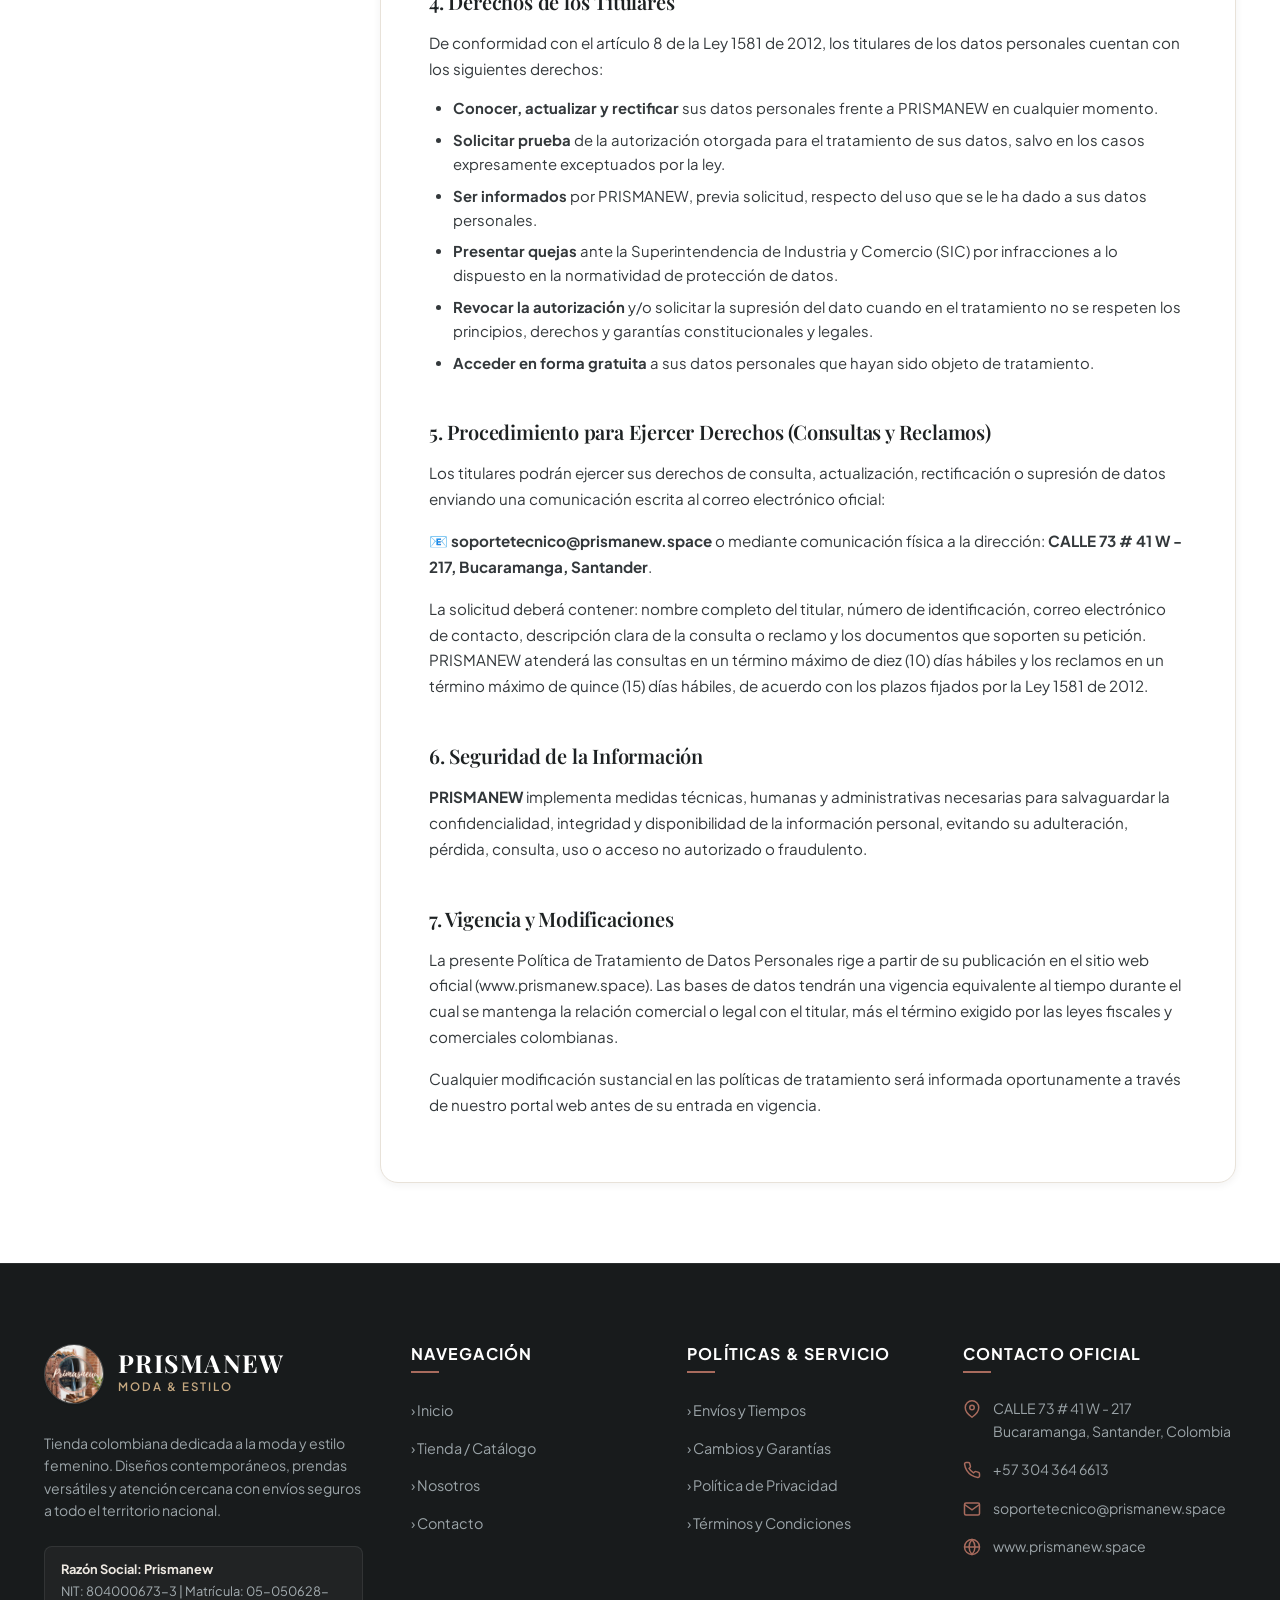
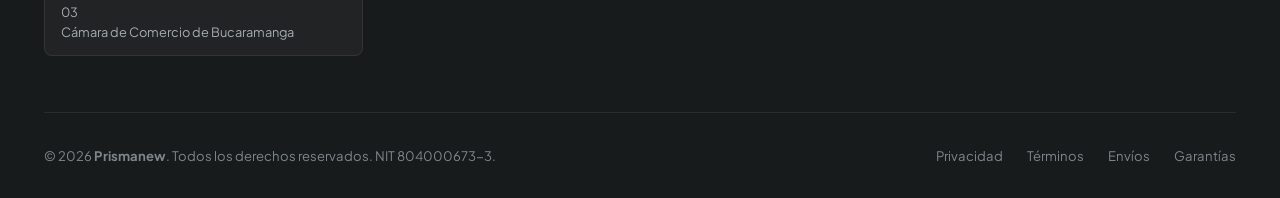
<file: politica-privacidad.html>
<!DOCTYPE html>
<html lang="es">
<head>
  <meta charset="UTF-8">
  <meta name="viewport" content="width=device-width, initial-scale=1.0">
  <title>Política de Privacidad y Tratamiento de Datos | Prismanew</title>
  <meta name="description" content="Política de Tratamiento de Datos Personales de Prismanew conforme a la Ley 1581 de 2012 y Decreto 1377 de 2013 de la República de Colombia. NIT 804000673-3.">
  <link rel="canonical" href="https://www.prismanew.space/politica-privacidad.html">
  <meta name="robots" content="index, follow">

  <!-- Meta Domain Verification -->
  <meta name="facebook-domain-verification" content="6fy7r2r10x345p8sd8h9fbcf7por5z" />

  <!-- Open Graph -->
  <meta property="og:type" content="article">
  <meta property="og:url" content="https://www.prismanew.space/politica-privacidad.html">
  <meta property="og:title" content="Política de Privacidad | Prismanew">
  <meta property="og:description" content="Términos de tratamiento de datos personales de Prismanew (Bucaramanga, Colombia).">
  <meta property="og:image" content="https://www.prismanew.space/assets/images/logo-prismanew.png">

  <!-- Favicon -->
  <link rel="icon" type="image/png" href="assets/images/logo-prismanew.png">

  <!-- Estilos -->
  <link rel="stylesheet" href="assets/css/style.css">
  <link rel="stylesheet" href="assets/css/components.css">
</head>
<body>

  <!-- Top Announcement Bar -->
  <div class="top-bar">
    <div class="container">
      <div class="top-bar-info">
        <span class="top-bar-item">
          <svg width="14" height="14" viewBox="0 0 24 24" fill="none" stroke="currentColor" stroke-width="2"><path d="M21 10c0 7-9 13-9 13s-9-6-9-13a9 9 0 0 1 18 0z"></path><circle cx="12" cy="10" r="3"></circle></svg>
          Despachos desde Bucaramanga a toda Colombia
        </span>
        <span class="top-bar-item">
          <svg width="14" height="14" viewBox="0 0 24 24" fill="none" stroke="currentColor" stroke-width="2"><rect x="1" y="3" width="15" height="13"></rect><polygon points="16 8 20 8 23 11 23 16 16 16 16 8"></polygon><circle cx="5.5" cy="18.5" r="2.5"></circle><circle cx="18.5" cy="18.5" r="2.5"></circle></svg>
          Entrega de 2 a 5 días hábiles en ciudades principales
        </span>
      </div>
      <div>
        <a href="https://wa.me/573043646613?text=Hola%20Prismanew,%20deseo%20asesor%C3%ADa%20personalizada" target="_blank" rel="noopener noreferrer" class="top-bar-link">
          <svg width="14" height="14" viewBox="0 0 24 24" fill="currentColor"><path d="M12.04 2c-5.46 0-9.91 4.45-9.91 9.91 0 1.75.46 3.45 1.32 4.95L2.05 22l5.25-1.38c1.45.79 3.08 1.21 4.74 1.21 5.46 0 9.91-4.45 9.91-9.91 0-2.65-1.03-5.14-2.9-7.01A9.816 9.816 0 0 0 12.04 2z"/></svg>
          WhatsApp: +57 304 364 6613
        </a>
      </div>
    </div>
  </div>

  <!-- Header Principal -->
  <header class="main-header">
    <div class="container header-inner">
      <a href="index.html" class="brand-logo" aria-label="Ir a inicio de Prismanew">
        <img src="assets/images/logo-prismanew.png" alt="Logotipo Prismanew Moda & Estilo" class="brand-logo-img">
        <div class="brand-logo-text">
          <span class="brand-name">PRISMANEW</span>
          <span class="brand-sub">Moda & Estilo</span>
        </div>
      </a>

      <nav class="nav-menu" id="navMenu" aria-label="Navegación principal">
        <a href="index.html" class="nav-link">Inicio</a>
        <a href="tienda.html" class="nav-link">Tienda</a>
        <a href="nosotros.html" class="nav-link">Nosotros</a>
        <a href="envios.html" class="nav-link">Envíos</a>
        <a href="cambios-devoluciones.html" class="nav-link">Cambios & Garantías</a>
        <a href="contacto.html" class="nav-link">Contacto</a>
      </nav>

      <div class="header-actions">
        <button type="button" class="btn-icon" id="openCartBtn" title="Ver carrito de compras" aria-label="Abrir carrito de compras">
          <svg width="20" height="20" viewBox="0 0 24 24" fill="none" stroke="currentColor" stroke-width="2">
            <circle cx="9" cy="21" r="1"></circle>
            <circle cx="20" cy="21" r="1"></circle>
            <path d="M1 1h4l2.68 13.39a2 2 0 0 0 2 1.61h9.72a2 2 0 0 0 2-1.61L23 6H6"></path>
          </svg>
          <span class="cart-badge" style="display: none;">0</span>
        </button>

        <button type="button" class="btn-mobile-toggle" id="mobileMenuToggle" aria-label="Abrir menú de navegación" aria-expanded="false">
          <svg width="24" height="24" viewBox="0 0 24 24" fill="none" stroke="currentColor" stroke-width="2">
            <line x1="3" y1="12" x2="21" y2="12"></line>
            <line x1="3" y1="6" x2="21" y2="6"></line>
            <line x1="3" y1="18" x2="21" y2="18"></line>
          </svg>
        </button>
      </div>
    </div>
  </header>

  <main>
    <!-- Subpage Hero -->
    <section class="page-hero">
      <div class="container">
        <h1 class="page-hero-title">Política de Privacidad y Tratamiento de Datos</h1>
        <div class="breadcrumbs">
          <a href="index.html">Inicio</a>
          <span class="separator">/</span>
          <span class="current">Política de Privacidad</span>
        </div>
      </div>
    </section>

    <!-- Contenido Legal -->
    <section class="section-padding bg-surface">
      <div class="container">
        <div class="legal-layout">
          
          <!-- Índice Lateral -->
          <aside class="legal-nav">
            <div class="legal-nav-title">Secciones</div>
            <ul class="legal-nav-list">
              <li><a href="#sec1" class="legal-nav-link active">1. Identificación del Responsable</a></li>
              <li><a href="#sec2" class="legal-nav-link">2. Marco Normativo</a></li>
              <li><a href="#sec3" class="legal-nav-link">3. Finalidad de la Recolección</a></li>
              <li><a href="#sec4" class="legal-nav-link">4. Derechos de los Titulares</a></li>
              <li><a href="#sec5" class="legal-nav-link">5. Ejercicio de Derechos</a></li>
              <li><a href="#sec6" class="legal-nav-link">6. Seguridad de la Información</a></li>
              <li><a href="#sec7" class="legal-nav-link">7. Vigencia y Modificaciones</a></li>
            </ul>
          </aside>

          <!-- Texto de la Política -->
          <div class="legal-content">
            
            <div class="legal-entity-card">
              <h3>Responsable del Tratamiento de Datos Personales</h3>
              <div class="legal-entity-grid">
                <div class="legal-entity-item">
                  <strong>Razón Social:</strong>
                  Prismanew
                </div>
                <div class="legal-entity-item">
                  <strong>NIT:</strong>
                  804000673-3
                </div>
                <div class="legal-entity-item">
                  <strong>Dirección:</strong>
                  CALLE 73 # 41 W - 217, Bucaramanga - Santander
                </div>
                <div class="legal-entity-item">
                  <strong>Teléfono:</strong>
                  3043646613
                </div>
                <div class="legal-entity-item">
                  <strong>Correo Electrónico:</strong>
                  soportetecnico@prismanew.space
                </div>
                <div class="legal-entity-item">
                  <strong>Sitio Web:</strong>
                  https://www.prismanew.space/
                </div>
              </div>
            </div>

            <!-- Sección 1 -->
            <article class="legal-section" id="sec1">
              <h2>1. Identificación del Responsable</h2>
              <p>
                La persona jurídica <strong>PRISMANEW</strong>, identificada con el NIT <strong>804000673-3</strong>, con domicilio principal en la <strong>CALLE 73 # 41 W - 217</strong> de la ciudad de <strong>Bucaramanga, Santander, República de Colombia</strong>, teléfono <strong>3043646613</strong> y correo electrónico corporativo <strong>soportetecnico@prismanew.space</strong>, actúa como Responsable del Tratamiento de los datos personales suministrados por los usuarios y clientes a través de su sitio web y canales de atención.
              </p>
            </article>

            <!-- Sección 2 -->
            <article class="legal-section" id="sec2">
              <h2>2. Marco Normativo</h2>
              <p>
                La presente Política de Tratamiento de Datos Personales se fundamenta en lo dispuesto por el Artículo 15 de la Constitución Política de Colombia, la <strong>Ley Estatutaria 1581 de 2012</strong>, el <strong>Decreto Reglamentario 1377 de 2013</strong> (compilado en el Decreto Único Reglamentario 1074 de 2015) y demás normas que las modifiquen, adicionen o complementen, garantizando la debida protección, privacidad y seguridad de los datos de todos los titulares.
              </p>
            </article>

            <!-- Sección 3 -->
            <article class="legal-section" id="sec3">
              <h2>3. Finalidad de la Recolección de Datos</h2>
              <p>
                Los datos personales recolectados directamente de nuestros clientes y visitantes mediante formularios web, interacción en WhatsApp o transacciones comerciales serán utilizados para los siguientes fines legítimos:
              </p>
              <ul>
                <li>Procesar, facturar, despachar y entregar los pedidos de prendas y productos adquiridos en nuestra tienda.</li>
                <li>Generar las guías de transporte con empresas de mensajería aliadas para la entrega efectiva de los envíos.</li>
                <li>Brindar atención al cliente, asesoría personalizada de tallas y seguimiento del estado de los pedidos.</li>
                <li>Tramitar oportunamente solicitudes de cambio, garantía o derecho de retracto conforme a la ley.</li>
                <li>Enviar notificaciones operativas relacionadas con transacciones y compras realizadas.</li>
                <li>Cumplir con las obligaciones legales, contables, tributarias y comerciales aplicables en Colombia.</li>
              </ul>
            </article>

            <!-- Sección 4 -->
            <article class="legal-section" id="sec4">
              <h2>4. Derechos de los Titulares</h2>
              <p>
                De conformidad con el artículo 8 de la Ley 1581 de 2012, los titulares de los datos personales cuentan con los siguientes derechos:
              </p>
              <ul>
                <li><strong>Conocer, actualizar y rectificar</strong> sus datos personales frente a PRISMANEW en cualquier momento.</li>
                <li><strong>Solicitar prueba</strong> de la autorización otorgada para el tratamiento de sus datos, salvo en los casos expresamente exceptuados por la ley.</li>
                <li><strong>Ser informados</strong> por PRISMANEW, previa solicitud, respecto del uso que se le ha dado a sus datos personales.</li>
                <li><strong>Presentar quejas</strong> ante la Superintendencia de Industria y Comercio (SIC) por infracciones a lo dispuesto en la normatividad de protección de datos.</li>
                <li><strong>Revocar la autorización</strong> y/o solicitar la supresión del dato cuando en el tratamiento no se respeten los principios, derechos y garantías constitucionales y legales.</li>
                <li><strong>Acceder en forma gratuita</strong> a sus datos personales que hayan sido objeto de tratamiento.</li>
              </ul>
            </article>

            <!-- Sección 5 -->
            <article class="legal-section" id="sec5">
              <h2>5. Procedimiento para Ejercer Derechos (Consultas y Reclamos)</h2>
              <p>
                Los titulares podrán ejercer sus derechos de consulta, actualización, rectificación o supresión de datos enviando una comunicación escrita al correo electrónico oficial:
              </p>
              <p>
                📧 <strong>soportetecnico@prismanew.space</strong> o mediante comunicación física a la dirección: <strong>CALLE 73 # 41 W - 217, Bucaramanga, Santander</strong>.
              </p>
              <p>
                La solicitud deberá contener: nombre completo del titular, número de identificación, correo electrónico de contacto, descripción clara de la consulta o reclamo y los documentos que soporten su petición. PRISMANEW atenderá las consultas en un término máximo de diez (10) días hábiles y los reclamos en un término máximo de quince (15) días hábiles, de acuerdo con los plazos fijados por la Ley 1581 de 2012.
              </p>
            </article>

            <!-- Sección 6 -->
            <article class="legal-section" id="sec6">
              <h2>6. Seguridad de la Información</h2>
              <p>
                <strong>PRISMANEW</strong> implementa medidas técnicas, humanas y administrativas necesarias para salvaguardar la confidencialidad, integridad y disponibilidad de la información personal, evitando su adulteración, pérdida, consulta, uso o acceso no autorizado o fraudulento.
              </p>
            </article>

            <!-- Sección 7 -->
            <article class="legal-section" id="sec7">
              <h2>7. Vigencia y Modificaciones</h2>
              <p>
                La presente Política de Tratamiento de Datos Personales rige a partir de su publicación en el sitio web oficial (www.prismanew.space). Las bases de datos tendrán una vigencia equivalente al tiempo durante el cual se mantenga la relación comercial o legal con el titular, más el término exigido por las leyes fiscales y comerciales colombianas.
              </p>
              <p>
                Cualquier modificación sustancial en las políticas de tratamiento será informada oportunamente a través de nuestro portal web antes de su entrada en vigencia.
              </p>
            </article>

          </div>
        </div>
      </div>
    </section>
  </main>

  <!-- Footer Corporativo -->
  <footer class="site-footer">
    <div class="container">
      <div class="footer-top">
        <div class="footer-brand">
          <a href="index.html" class="brand-logo" style="margin-bottom: 0.5rem;">
            <img src="assets/images/logo-prismanew.png" alt="Prismanew" class="brand-logo-img">
            <div class="brand-logo-text">
              <span class="brand-name">PRISMANEW</span>
              <span class="brand-sub">Moda & Estilo</span>
            </div>
          </a>
          <p class="footer-desc">
            Tienda colombiana dedicada a la moda y estilo femenino. Diseños contemporáneos, prendas versátiles y atención cercana con envíos seguros a todo el territorio nacional.
          </p>
          <div class="footer-legal-badge">
            <strong>Razón Social: Prismanew</strong>
            NIT: 804000673-3 | Matrícula: 05-050628-03<br>
            Cámara de Comercio de Bucaramanga
          </div>
        </div>

        <div class="footer-col">
          <h4>Navegación</h4>
          <ul class="footer-links">
            <li><a href="index.html">&rsaquo; Inicio</a></li>
            <li><a href="tienda.html">&rsaquo; Tienda / Catálogo</a></li>
            <li><a href="nosotros.html">&rsaquo; Nosotros</a></li>
            <li><a href="contacto.html">&rsaquo; Contacto</a></li>
          </ul>
        </div>

        <div class="footer-col">
          <h4>Políticas & Servicio</h4>
          <ul class="footer-links">
            <li><a href="envios.html">&rsaquo; Envíos y Tiempos</a></li>
            <li><a href="cambios-devoluciones.html">&rsaquo; Cambios y Garantías</a></li>
            <li><a href="politica-privacidad.html">&rsaquo; Política de Privacidad</a></li>
            <li><a href="terminos-condiciones.html">&rsaquo; Términos y Condiciones</a></li>
          </ul>
        </div>

        <div class="footer-col">
          <h4>Contacto Oficial</h4>
          <ul class="footer-contact-list">
            <li>
              <svg width="18" height="18" viewBox="0 0 24 24" fill="none" stroke="currentColor" stroke-width="2"><path d="M21 10c0 7-9 13-9 13s-9-6-9-13a9 9 0 0 1 18 0z"></path><circle cx="12" cy="10" r="3"></circle></svg>
              <span>CALLE 73 # 41 W - 217<br>Bucaramanga, Santander, Colombia</span>
            </li>
            <li>
              <svg width="18" height="18" viewBox="0 0 24 24" fill="none" stroke="currentColor" stroke-width="2"><path d="M22 16.92v3a2 2 0 0 1-2.18 2 19.79 19.79 0 0 1-8.63-3.07 19.5 19.5 0 0 1-6-6 19.79 19.79 0 0 1-3.07-8.67A2 2 0 0 1 4.11 2h3a2 2 0 0 1 2 1.72 12.84 12.84 0 0 0 .7 2.81 2 2 0 0 1-.45 2.11L8.09 9.91a16 16 0 0 0 6 6l1.27-1.27a2 2 0 0 1 2.11-.45 12.84 12.84 0 0 0 2.81.7A2 2 0 0 1 22 16.92z"></path></svg>
              <a href="https://wa.me/573043646613" target="_blank" rel="noopener noreferrer">+57 304 364 6613</a>
            </li>
            <li>
              <svg width="18" height="18" viewBox="0 0 24 24" fill="none" stroke="currentColor" stroke-width="2"><path d="M4 4h16c1.1 0 2 .9 2 2v12c0 1.1-.9 2-2 2H4c-1.1 0-2-.9-2-2V6c0-1.1.9-2 2-2z"></path><polyline points="22,6 12,13 2,6"></polyline></svg>
              <a href="mailto:soportetecnico@prismanew.space">soportetecnico@prismanew.space</a>
            </li>
            <li>
              <svg width="18" height="18" viewBox="0 0 24 24" fill="none" stroke="currentColor" stroke-width="2"><circle cx="12" cy="12" r="10"></circle><line x1="2" y1="12" x2="22" y2="12"></line><path d="M12 2a15.3 15.3 0 0 1 4 10 15.3 15.3 0 0 1-4 10 15.3 15.3 0 0 1-4-10 15.3 15.3 0 0 1 4-10z"></path></svg>
              <a href="https://www.prismanew.space/">www.prismanew.space</a>
            </li>
          </ul>
        </div>
      </div>

      <div class="footer-bottom">
        <div>
          &copy; 2026 <strong>Prismanew</strong>. Todos los derechos reservados. NIT 804000673-3.
        </div>
        <div class="footer-bottom-links">
          <a href="politica-privacidad.html">Privacidad</a>
          <a href="terminos-condiciones.html">Términos</a>
          <a href="envios.html">Envíos</a>
          <a href="cambios-devoluciones.html">Garantías</a>
        </div>
      </div>
    </div>
  </footer>

  <!-- Scripts -->
  <script src="assets/js/products.js"></script>
  <script src="assets/js/cart.js"></script>
  <script src="assets/js/app.js"></script>
</body>
</html>
</file>
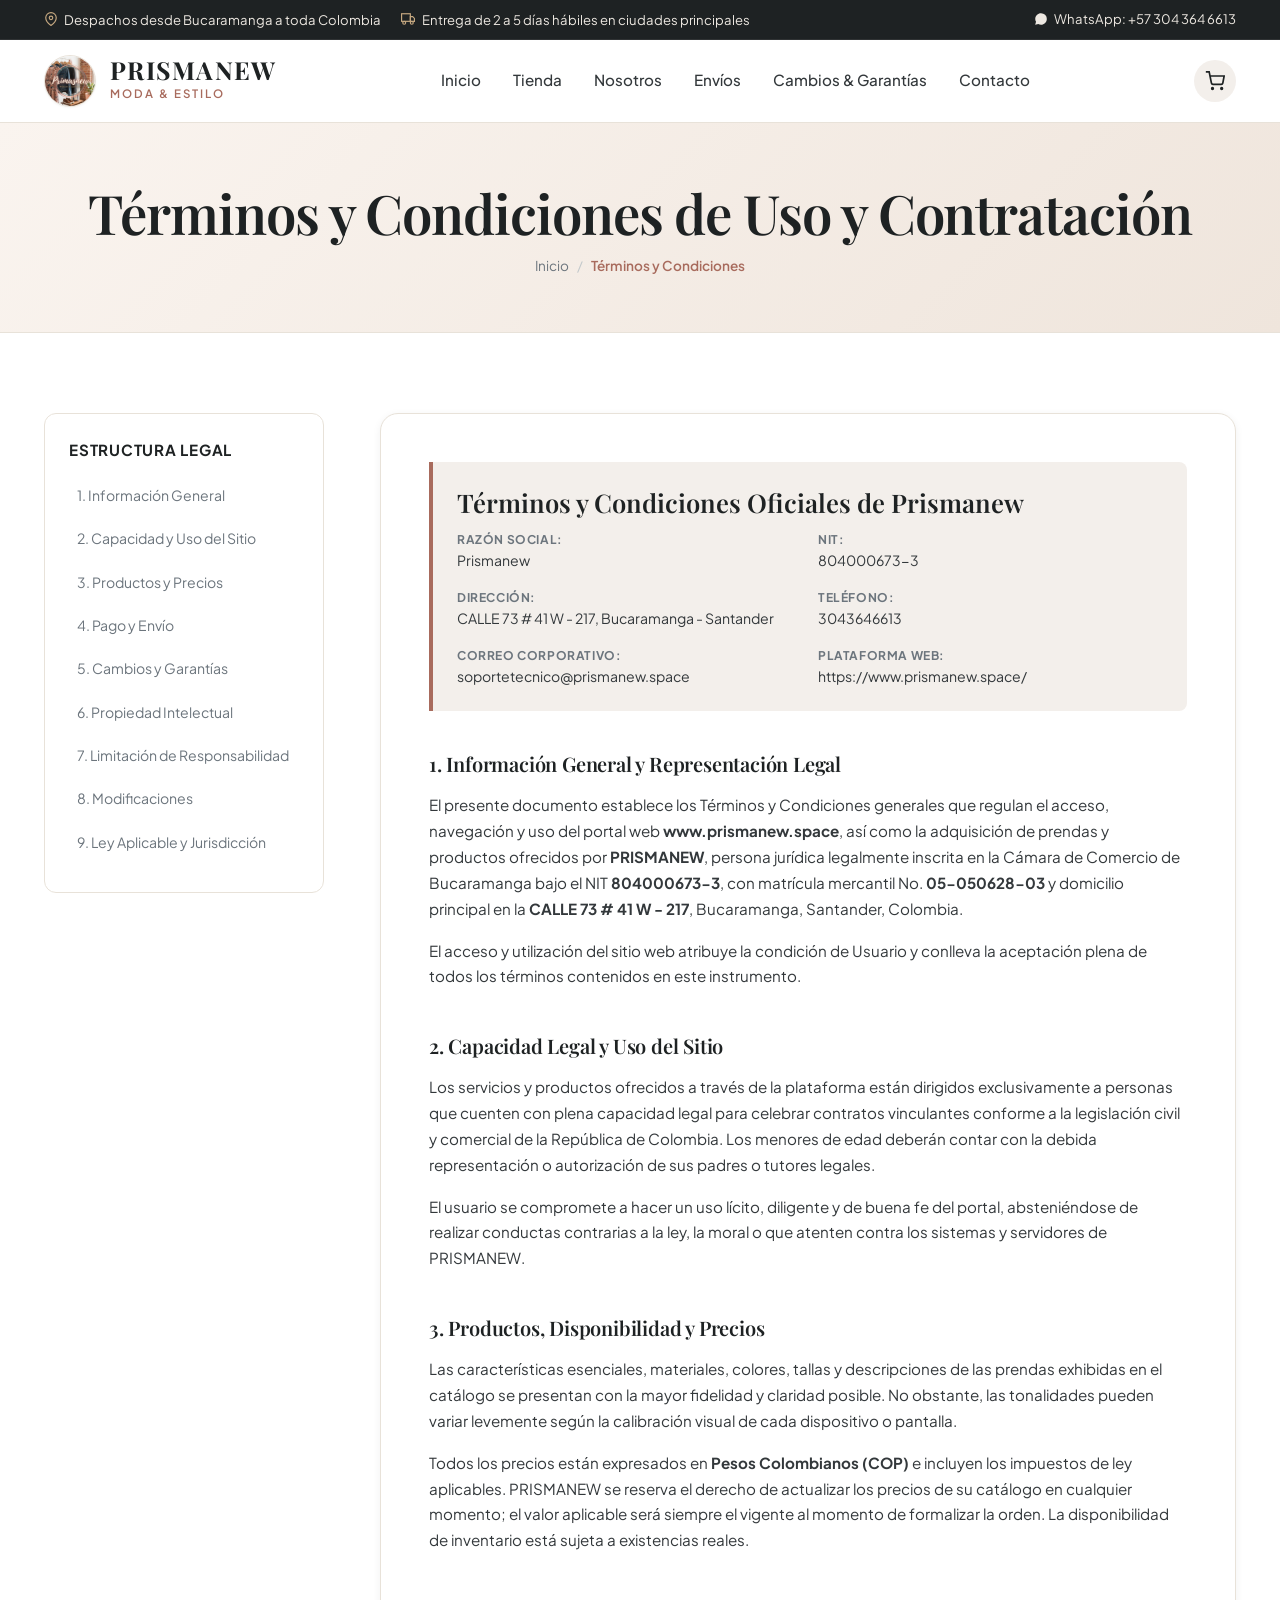
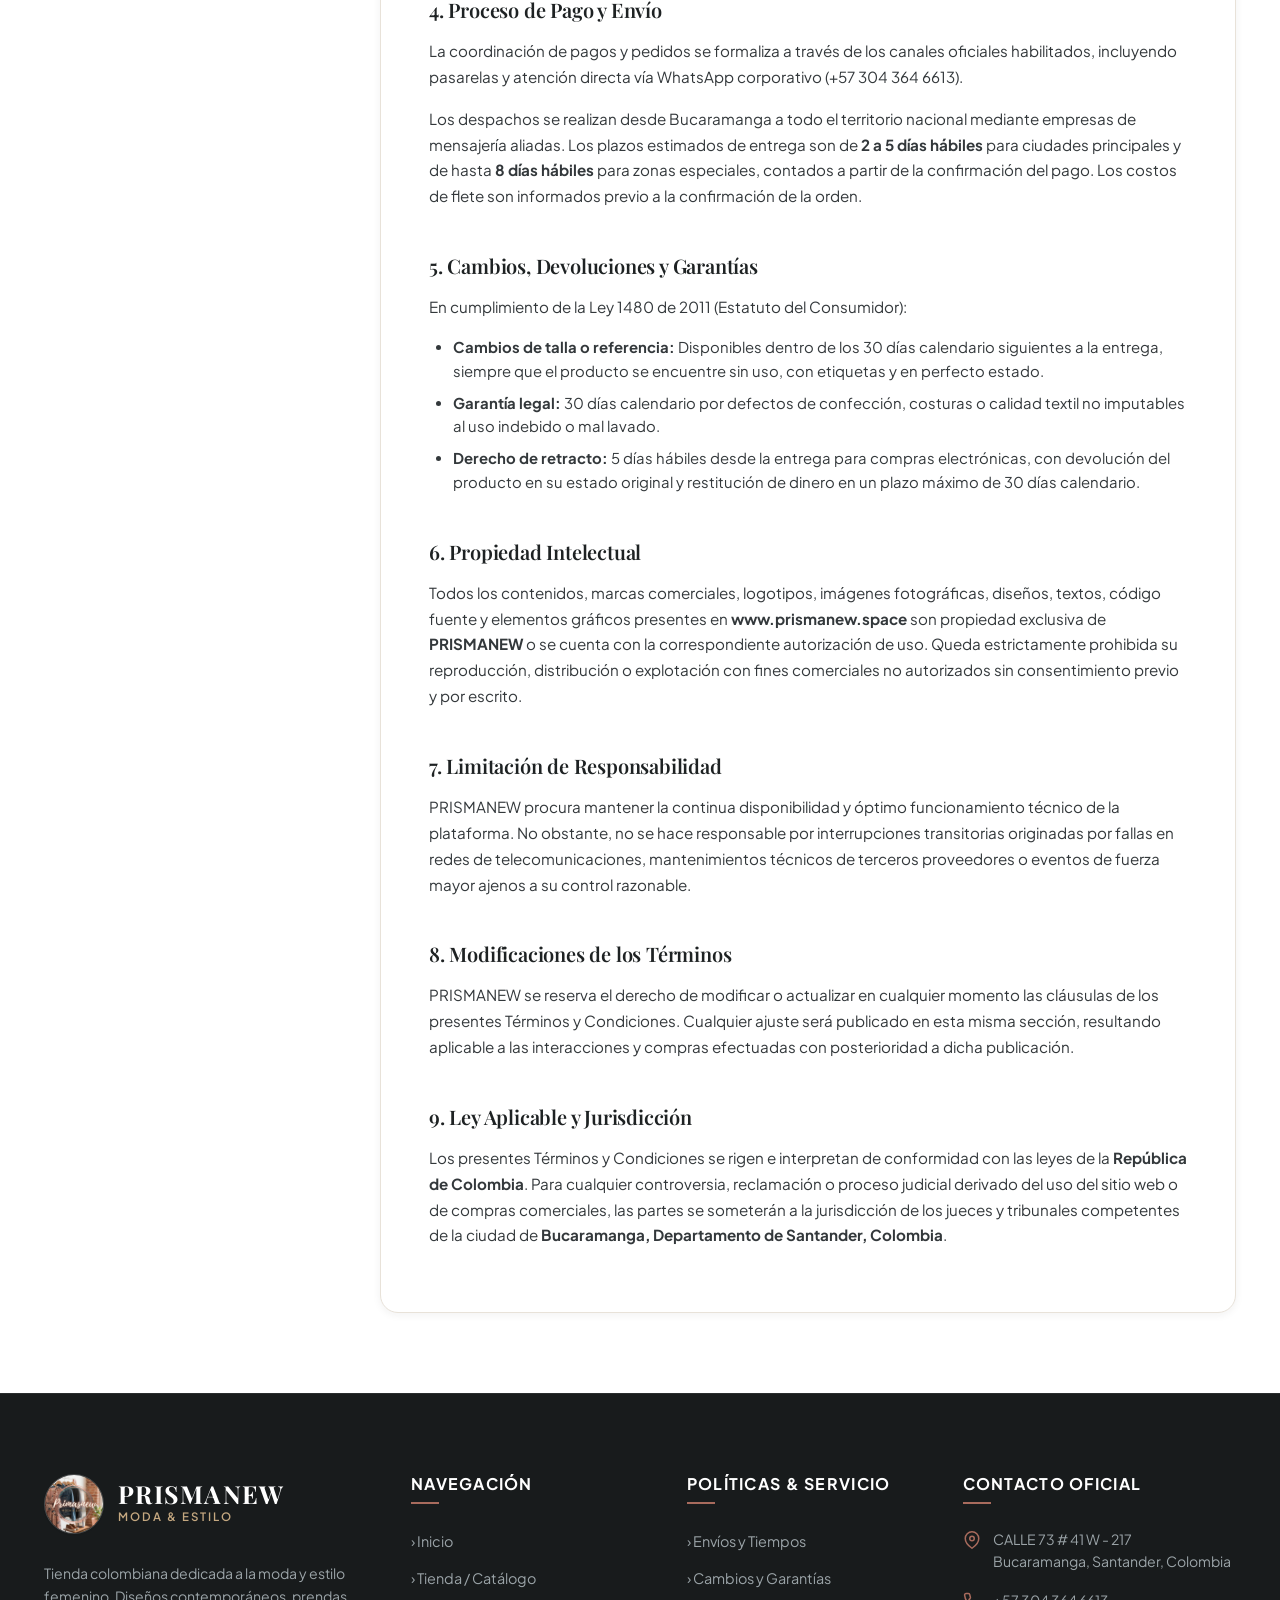
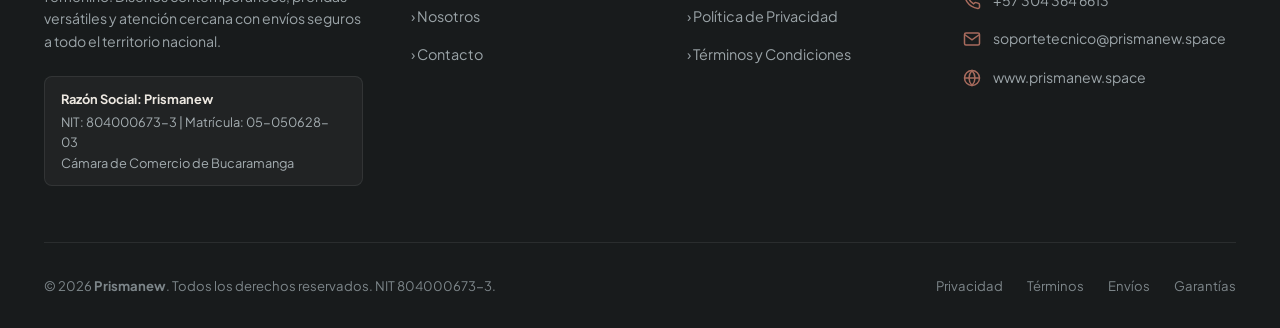
<file: terminos-condiciones.html>
<!DOCTYPE html>
<html lang="es">
<head>
  <meta charset="UTF-8">
  <meta name="viewport" content="width=device-width, initial-scale=1.0">
  <title>Términos y Condiciones de Uso y Compra | Prismanew</title>
  <meta name="description" content="Términos y condiciones legales que regulan el uso del sitio web y la adquisición de productos en Prismanew. NIT 804000673-3, Bucaramanga, Santander, Colombia.">
  <link rel="canonical" href="https://www.prismanew.space/terminos-condiciones.html">
  <meta name="robots" content="index, follow">

  <!-- Meta Domain Verification -->
  <meta name="facebook-domain-verification" content="6fy7r2r10x345p8sd8h9fbcf7por5z" />

  <!-- Open Graph -->
  <meta property="og:type" content="article">
  <meta property="og:url" content="https://www.prismanew.space/terminos-condiciones.html">
  <meta property="og:title" content="Términos y Condiciones | Prismanew">
  <meta property="og:description" content="Términos de uso y condiciones contractuales de Prismanew bajo legislación colombiana.">
  <meta property="og:image" content="https://www.prismanew.space/assets/images/logo-prismanew.png">

  <!-- Favicon -->
  <link rel="icon" type="image/png" href="assets/images/logo-prismanew.png">

  <!-- Estilos -->
  <link rel="stylesheet" href="assets/css/style.css">
  <link rel="stylesheet" href="assets/css/components.css">
</head>
<body>

  <!-- Top Announcement Bar -->
  <div class="top-bar">
    <div class="container">
      <div class="top-bar-info">
        <span class="top-bar-item">
          <svg width="14" height="14" viewBox="0 0 24 24" fill="none" stroke="currentColor" stroke-width="2"><path d="M21 10c0 7-9 13-9 13s-9-6-9-13a9 9 0 0 1 18 0z"></path><circle cx="12" cy="10" r="3"></circle></svg>
          Despachos desde Bucaramanga a toda Colombia
        </span>
        <span class="top-bar-item">
          <svg width="14" height="14" viewBox="0 0 24 24" fill="none" stroke="currentColor" stroke-width="2"><rect x="1" y="3" width="15" height="13"></rect><polygon points="16 8 20 8 23 11 23 16 16 16 16 8"></polygon><circle cx="5.5" cy="18.5" r="2.5"></circle><circle cx="18.5" cy="18.5" r="2.5"></circle></svg>
          Entrega de 2 a 5 días hábiles en ciudades principales
        </span>
      </div>
      <div>
        <a href="https://wa.me/573043646613?text=Hola%20Prismanew,%20deseo%20asesor%C3%ADa%20personalizada" target="_blank" rel="noopener noreferrer" class="top-bar-link">
          <svg width="14" height="14" viewBox="0 0 24 24" fill="currentColor"><path d="M12.04 2c-5.46 0-9.91 4.45-9.91 9.91 0 1.75.46 3.45 1.32 4.95L2.05 22l5.25-1.38c1.45.79 3.08 1.21 4.74 1.21 5.46 0 9.91-4.45 9.91-9.91 0-2.65-1.03-5.14-2.9-7.01A9.816 9.816 0 0 0 12.04 2z"/></svg>
          WhatsApp: +57 304 364 6613
        </a>
      </div>
    </div>
  </div>

  <!-- Header Principal -->
  <header class="main-header">
    <div class="container header-inner">
      <a href="index.html" class="brand-logo" aria-label="Ir a inicio de Prismanew">
        <img src="assets/images/logo-prismanew.png" alt="Logotipo Prismanew Moda & Estilo" class="brand-logo-img">
        <div class="brand-logo-text">
          <span class="brand-name">PRISMANEW</span>
          <span class="brand-sub">Moda & Estilo</span>
        </div>
      </a>

      <nav class="nav-menu" id="navMenu" aria-label="Navegación principal">
        <a href="index.html" class="nav-link">Inicio</a>
        <a href="tienda.html" class="nav-link">Tienda</a>
        <a href="nosotros.html" class="nav-link">Nosotros</a>
        <a href="envios.html" class="nav-link">Envíos</a>
        <a href="cambios-devoluciones.html" class="nav-link">Cambios & Garantías</a>
        <a href="contacto.html" class="nav-link">Contacto</a>
      </nav>

      <div class="header-actions">
        <button type="button" class="btn-icon" id="openCartBtn" title="Ver carrito de compras" aria-label="Abrir carrito de compras">
          <svg width="20" height="20" viewBox="0 0 24 24" fill="none" stroke="currentColor" stroke-width="2">
            <circle cx="9" cy="21" r="1"></circle>
            <circle cx="20" cy="21" r="1"></circle>
            <path d="M1 1h4l2.68 13.39a2 2 0 0 0 2 1.61h9.72a2 2 0 0 0 2-1.61L23 6H6"></path>
          </svg>
          <span class="cart-badge" style="display: none;">0</span>
        </button>

        <button type="button" class="btn-mobile-toggle" id="mobileMenuToggle" aria-label="Abrir menú de navegación" aria-expanded="false">
          <svg width="24" height="24" viewBox="0 0 24 24" fill="none" stroke="currentColor" stroke-width="2">
            <line x1="3" y1="12" x2="21" y2="12"></line>
            <line x1="3" y1="6" x2="21" y2="6"></line>
            <line x1="3" y1="18" x2="21" y2="18"></line>
          </svg>
        </button>
      </div>
    </div>
  </header>

  <main>
    <!-- Subpage Hero -->
    <section class="page-hero">
      <div class="container">
        <h1 class="page-hero-title">Términos y Condiciones de Uso y Contratación</h1>
        <div class="breadcrumbs">
          <a href="index.html">Inicio</a>
          <span class="separator">/</span>
          <span class="current">Términos y Condiciones</span>
        </div>
      </div>
    </section>

    <!-- Contenido Legal -->
    <section class="section-padding bg-surface">
      <div class="container">
        <div class="legal-layout">
          
          <!-- Índice Lateral -->
          <aside class="legal-nav">
            <div class="legal-nav-title">Estructura Legal</div>
            <ul class="legal-nav-list">
              <li><a href="#t1" class="legal-nav-link active">1. Información General</a></li>
              <li><a href="#t2" class="legal-nav-link">2. Capacidad y Uso del Sitio</a></li>
              <li><a href="#t3" class="legal-nav-link">3. Productos y Precios</a></li>
              <li><a href="#t4" class="legal-nav-link">4. Pago y Envío</a></li>
              <li><a href="#t5" class="legal-nav-link">5. Cambios y Garantías</a></li>
              <li><a href="#t6" class="legal-nav-link">6. Propiedad Intelectual</a></li>
              <li><a href="#t7" class="legal-nav-link">7. Limitación de Responsabilidad</a></li>
              <li><a href="#t8" class="legal-nav-link">8. Modificaciones</a></li>
              <li><a href="#t9" class="legal-nav-link">9. Ley Aplicable y Jurisdicción</a></li>
            </ul>
          </aside>

          <!-- Contenido de los Términos -->
          <div class="legal-content">
            
            <div class="legal-entity-card">
              <h3>Términos y Condiciones Oficiales de Prismanew</h3>
              <div class="legal-entity-grid">
                <div class="legal-entity-item">
                  <strong>Razón Social:</strong>
                  Prismanew
                </div>
                <div class="legal-entity-item">
                  <strong>NIT:</strong>
                  804000673-3
                </div>
                <div class="legal-entity-item">
                  <strong>Dirección:</strong>
                  CALLE 73 # 41 W - 217, Bucaramanga - Santander
                </div>
                <div class="legal-entity-item">
                  <strong>Teléfono:</strong>
                  3043646613
                </div>
                <div class="legal-entity-item">
                  <strong>Correo Corporativo:</strong>
                  soportetecnico@prismanew.space
                </div>
                <div class="legal-entity-item">
                  <strong>Plataforma Web:</strong>
                  https://www.prismanew.space/
                </div>
              </div>
            </div>

            <!-- Sección 1 -->
            <article class="legal-section" id="t1">
              <h2>1. Información General y Representación Legal</h2>
              <p>
                El presente documento establece los Términos y Condiciones generales que regulan el acceso, navegación y uso del portal web <strong>www.prismanew.space</strong>, así como la adquisición de prendas y productos ofrecidos por <strong>PRISMANEW</strong>, persona jurídica legalmente inscrita en la Cámara de Comercio de Bucaramanga bajo el NIT <strong>804000673-3</strong>, con matrícula mercantil No. <strong>05-050628-03</strong> y domicilio principal en la <strong>CALLE 73 # 41 W - 217</strong>, Bucaramanga, Santander, Colombia.
              </p>
              <p>
                El acceso y utilización del sitio web atribuye la condición de Usuario y conlleva la aceptación plena de todos los términos contenidos en este instrumento.
              </p>
            </article>

            <!-- Sección 2 -->
            <article class="legal-section" id="t2">
              <h2>2. Capacidad Legal y Uso del Sitio</h2>
              <p>
                Los servicios y productos ofrecidos a través de la plataforma están dirigidos exclusivamente a personas que cuenten con plena capacidad legal para celebrar contratos vinculantes conforme a la legislación civil y comercial de la República de Colombia. Los menores de edad deberán contar con la debida representación o autorización de sus padres o tutores legales.
              </p>
              <p>
                El usuario se compromete a hacer un uso lícito, diligente y de buena fe del portal, absteniéndose de realizar conductas contrarias a la ley, la moral o que atenten contra los sistemas y servidores de PRISMANEW.
              </p>
            </article>

            <!-- Sección 3 -->
            <article class="legal-section" id="t3">
              <h2>3. Productos, Disponibilidad y Precios</h2>
              <p>
                Las características esenciales, materiales, colores, tallas y descripciones de las prendas exhibidas en el catálogo se presentan con la mayor fidelidad y claridad posible. No obstante, las tonalidades pueden variar levemente según la calibración visual de cada dispositivo o pantalla.
              </p>
              <p>
                Todos los precios están expresados en <strong>Pesos Colombianos (COP)</strong> e incluyen los impuestos de ley aplicables. PRISMANEW se reserva el derecho de actualizar los precios de su catálogo en cualquier momento; el valor aplicable será siempre el vigente al momento de formalizar la orden. La disponibilidad de inventario está sujeta a existencias reales.
              </p>
            </article>

            <!-- Sección 4 -->
            <article class="legal-section" id="t4">
              <h2>4. Proceso de Pago y Envío</h2>
              <p>
                La coordinación de pagos y pedidos se formaliza a través de los canales oficiales habilitados, incluyendo pasarelas y atención directa vía WhatsApp corporativo (+57 304 364 6613).
              </p>
              <p>
                Los despachos se realizan desde Bucaramanga a todo el territorio nacional mediante empresas de mensajería aliadas. Los plazos estimados de entrega son de <strong>2 a 5 días hábiles</strong> para ciudades principales y de hasta <strong>8 días hábiles</strong> para zonas especiales, contados a partir de la confirmación del pago. Los costos de flete son informados previo a la confirmación de la orden.
              </p>
            </article>

            <!-- Sección 5 -->
            <article class="legal-section" id="t5">
              <h2>5. Cambios, Devoluciones y Garantías</h2>
              <p>
                En cumplimiento de la Ley 1480 de 2011 (Estatuto del Consumidor):
              </p>
              <ul>
                <li><strong>Cambios de talla o referencia:</strong> Disponibles dentro de los 30 días calendario siguientes a la entrega, siempre que el producto se encuentre sin uso, con etiquetas y en perfecto estado.</li>
                <li><strong>Garantía legal:</strong> 30 días calendario por defectos de confección, costuras o calidad textil no imputables al uso indebido o mal lavado.</li>
                <li><strong>Derecho de retracto:</strong> 5 días hábiles desde la entrega para compras electrónicas, con devolución del producto en su estado original y restitución de dinero en un plazo máximo de 30 días calendario.</li>
              </ul>
            </article>

            <!-- Sección 6 -->
            <article class="legal-section" id="t6">
              <h2>6. Propiedad Intelectual</h2>
              <p>
                Todos los contenidos, marcas comerciales, logotipos, imágenes fotográficas, diseños, textos, código fuente y elementos gráficos presentes en <strong>www.prismanew.space</strong> son propiedad exclusiva de <strong>PRISMANEW</strong> o se cuenta con la correspondiente autorización de uso. Queda estrictamente prohibida su reproducción, distribución o explotación con fines comerciales no autorizados sin consentimiento previo y por escrito.
              </p>
            </article>

            <!-- Sección 7 -->
            <article class="legal-section" id="t7">
              <h2>7. Limitación de Responsabilidad</h2>
              <p>
                PRISMANEW procura mantener la continua disponibilidad y óptimo funcionamiento técnico de la plataforma. No obstante, no se hace responsable por interrupciones transitorias originadas por fallas en redes de telecomunicaciones, mantenimientos técnicos de terceros proveedores o eventos de fuerza mayor ajenos a su control razonable.
              </p>
            </article>

            <!-- Sección 8 -->
            <article class="legal-section" id="t8">
              <h2>8. Modificaciones de los Términos</h2>
              <p>
                PRISMANEW se reserva el derecho de modificar o actualizar en cualquier momento las cláusulas de los presentes Términos y Condiciones. Cualquier ajuste será publicado en esta misma sección, resultando aplicable a las interacciones y compras efectuadas con posterioridad a dicha publicación.
              </p>
            </article>

            <!-- Sección 9 -->
            <article class="legal-section" id="t9">
              <h2>9. Ley Aplicable y Jurisdicción</h2>
              <p>
                Los presentes Términos y Condiciones se rigen e interpretan de conformidad con las leyes de la <strong>República de Colombia</strong>. Para cualquier controversia, reclamación o proceso judicial derivado del uso del sitio web o de compras comerciales, las partes se someterán a la jurisdicción de los jueces y tribunales competentes de la ciudad de <strong>Bucaramanga, Departamento de Santander, Colombia</strong>.
              </p>
            </article>

          </div>
        </div>
      </div>
    </section>
  </main>

  <!-- Footer Corporativo -->
  <footer class="site-footer">
    <div class="container">
      <div class="footer-top">
        <div class="footer-brand">
          <a href="index.html" class="brand-logo" style="margin-bottom: 0.5rem;">
            <img src="assets/images/logo-prismanew.png" alt="Prismanew" class="brand-logo-img">
            <div class="brand-logo-text">
              <span class="brand-name">PRISMANEW</span>
              <span class="brand-sub">Moda & Estilo</span>
            </div>
          </a>
          <p class="footer-desc">
            Tienda colombiana dedicada a la moda y estilo femenino. Diseños contemporáneos, prendas versátiles y atención cercana con envíos seguros a todo el territorio nacional.
          </p>
          <div class="footer-legal-badge">
            <strong>Razón Social: Prismanew</strong>
            NIT: 804000673-3 | Matrícula: 05-050628-03<br>
            Cámara de Comercio de Bucaramanga
          </div>
        </div>

        <div class="footer-col">
          <h4>Navegación</h4>
          <ul class="footer-links">
            <li><a href="index.html">&rsaquo; Inicio</a></li>
            <li><a href="tienda.html">&rsaquo; Tienda / Catálogo</a></li>
            <li><a href="nosotros.html">&rsaquo; Nosotros</a></li>
            <li><a href="contacto.html">&rsaquo; Contacto</a></li>
          </ul>
        </div>

        <div class="footer-col">
          <h4>Políticas & Servicio</h4>
          <ul class="footer-links">
            <li><a href="envios.html">&rsaquo; Envíos y Tiempos</a></li>
            <li><a href="cambios-devoluciones.html">&rsaquo; Cambios y Garantías</a></li>
            <li><a href="politica-privacidad.html">&rsaquo; Política de Privacidad</a></li>
            <li><a href="terminos-condiciones.html">&rsaquo; Términos y Condiciones</a></li>
          </ul>
        </div>

        <div class="footer-col">
          <h4>Contacto Oficial</h4>
          <ul class="footer-contact-list">
            <li>
              <svg width="18" height="18" viewBox="0 0 24 24" fill="none" stroke="currentColor" stroke-width="2"><path d="M21 10c0 7-9 13-9 13s-9-6-9-13a9 9 0 0 1 18 0z"></path><circle cx="12" cy="10" r="3"></circle></svg>
              <span>CALLE 73 # 41 W - 217<br>Bucaramanga, Santander, Colombia</span>
            </li>
            <li>
              <svg width="18" height="18" viewBox="0 0 24 24" fill="none" stroke="currentColor" stroke-width="2"><path d="M22 16.92v3a2 2 0 0 1-2.18 2 19.79 19.79 0 0 1-8.63-3.07 19.5 19.5 0 0 1-6-6 19.79 19.79 0 0 1-3.07-8.67A2 2 0 0 1 4.11 2h3a2 2 0 0 1 2 1.72 12.84 12.84 0 0 0 .7 2.81 2 2 0 0 1-.45 2.11L8.09 9.91a16 16 0 0 0 6 6l1.27-1.27a2 2 0 0 1 2.11-.45 12.84 12.84 0 0 0 2.81.7A2 2 0 0 1 22 16.92z"></path></svg>
              <a href="https://wa.me/573043646613" target="_blank" rel="noopener noreferrer">+57 304 364 6613</a>
            </li>
            <li>
              <svg width="18" height="18" viewBox="0 0 24 24" fill="none" stroke="currentColor" stroke-width="2"><path d="M4 4h16c1.1 0 2 .9 2 2v12c0 1.1-.9 2-2 2H4c-1.1 0-2-.9-2-2V6c0-1.1.9-2 2-2z"></path><polyline points="22,6 12,13 2,6"></polyline></svg>
              <a href="mailto:soportetecnico@prismanew.space">soportetecnico@prismanew.space</a>
            </li>
            <li>
              <svg width="18" height="18" viewBox="0 0 24 24" fill="none" stroke="currentColor" stroke-width="2"><circle cx="12" cy="12" r="10"></circle><line x1="2" y1="12" x2="22" y2="12"></line><path d="M12 2a15.3 15.3 0 0 1 4 10 15.3 15.3 0 0 1-4 10 15.3 15.3 0 0 1-4-10 15.3 15.3 0 0 1 4-10z"></path></svg>
              <a href="https://www.prismanew.space/">www.prismanew.space</a>
            </li>
          </ul>
        </div>
      </div>

      <div class="footer-bottom">
        <div>
          &copy; 2026 <strong>Prismanew</strong>. Todos los derechos reservados. NIT 804000673-3.
        </div>
        <div class="footer-bottom-links">
          <a href="politica-privacidad.html">Privacidad</a>
          <a href="terminos-condiciones.html">Términos</a>
          <a href="envios.html">Envíos</a>
          <a href="cambios-devoluciones.html">Garantías</a>
        </div>
      </div>
    </div>
  </footer>

  <!-- Scripts -->
  <script src="assets/js/products.js"></script>
  <script src="assets/js/cart.js"></script>
  <script src="assets/js/app.js"></script>
</body>
</html>
</file>
<file: assets/css/style.css>
/* ==========================================================================
   PRISMANEW - MODA & ESTILO | SISTEMA DE DISEÑO Y ESTILOS GLOBALES
   Dominio: https://www.prismanew.space/ | Bucaramanga, Colombia
   ========================================================================== */

@import url('https://fonts.googleapis.com/css2?family=Playfair+Display:ital,wght@0,400;0,500;0,600;0,700;1,400;1,600&family=Plus+Jakarta+Sans:wght@300;400;500;600;700&display=swap');

:root {
  /* Paleta de Color Oficial */
  --primary: #A86B5D;
  --primary-hover: #8F5447;
  --primary-light: #F6EDE9;
  --primary-rgb: 168, 107, 93;

  --accent: #5E7975;
  --accent-hover: #46605C;
  --accent-light: #EBF2F0;
  --accent-rgb: 94, 121, 117;

  --gold: #C5A880;
  --gold-light: #F9F5EE;

  --dark: #1E2223;
  --dark-surface: #262B2C;
  --text-main: #33383B;
  --text-muted: #6C757D;
  --text-light: #8E989E;

  --bg-page: #FAF8F5;
  --bg-surface: #FFFFFF;
  --bg-alt: #F3EFEB;
  --border-color: #E8E2D9;
  --border-light: #F0ECE6;

  --whatsapp: #25D366;
  --whatsapp-hover: #1EBE5D;

  /* Tipografías */
  --font-serif: 'Playfair Display', Georgia, serif;
  --font-sans: 'Plus Jakarta Sans', -apple-system, BlinkMacSystemFont, "Segoe UI", Roboto, sans-serif;

  /* Sombras */
  --shadow-xs: 0 1px 2px rgba(0, 0, 0, 0.04);
  --shadow-sm: 0 2px 8px rgba(30, 34, 35, 0.06);
  --shadow-md: 0 8px 24px rgba(30, 34, 35, 0.08);
  --shadow-lg: 0 16px 36px rgba(30, 34, 35, 0.12);
  --shadow-card: 0 4px 16px rgba(168, 107, 93, 0.08);

  /* Transiciones y Radios */
  --radius-xs: 4px;
  --radius-sm: 8px;
  --radius-md: 12px;
  --radius-lg: 18px;
  --radius-pill: 9999px;

  --transition: all 0.25s cubic-bezier(0.16, 1, 0.3, 1);
  --container-max: 1240px;
}

/* Reset y Base */
*, *::before, *::after {
  box-sizing: border-box;
  margin: 0;
  padding: 0;
}

html {
  font-size: 16px;
  scroll-behavior: smooth;
  -webkit-font-smoothing: antialiased;
  -moz-osx-font-smoothing: grayscale;
}

body {
  font-family: var(--font-sans);
  background-color: var(--bg-page);
  color: var(--text-main);
  line-height: 1.6;
  font-weight: 400;
  overflow-x: hidden;
  display: flex;
  flex-direction: column;
  min-height: 100vh;
}

img, picture, video, svg {
  display: block;
  max-width: 100%;
  height: auto;
}

a {
  color: inherit;
  text-decoration: none;
  transition: var(--transition);
}

button, input, select, textarea {
  font: inherit;
}

button {
  cursor: pointer;
  border: none;
  background: none;
}

ul, ol {
  list-style: none;
}

/* Tipografía Utility */
h1, h2, h3, h4, .font-serif {
  font-family: var(--font-serif);
  color: var(--dark);
  font-weight: 600;
  line-height: 1.25;
}

h1 { font-size: clamp(2.2rem, 4.5vw, 3.4rem); letter-spacing: -0.02em; }
h2 { font-size: clamp(1.75rem, 3vw, 2.4rem); letter-spacing: -0.01em; }
h3 { font-size: clamp(1.25rem, 2vw, 1.6rem); }
h4 { font-size: 1.15rem; }

.section-tag {
  display: inline-block;
  font-family: var(--font-sans);
  font-size: 0.8rem;
  font-weight: 700;
  text-transform: uppercase;
  letter-spacing: 0.12em;
  color: var(--primary);
  background: var(--primary-light);
  padding: 0.35rem 0.9rem;
  border-radius: var(--radius-pill);
  margin-bottom: 0.75rem;
}

.section-header {
  text-align: center;
  max-width: 680px;
  margin: 0 auto 3rem auto;
}

.section-header p {
  color: var(--text-muted);
  font-size: 1.05rem;
  margin-top: 0.6rem;
}

/* Contenedores */
.container {
  width: 100%;
  max-width: var(--container-max);
  margin: 0 auto;
  padding: 0 1.5rem;
}

.section-padding {
  padding: 5rem 0;
}

.bg-alt {
  background-color: var(--bg-alt);
}

.bg-surface {
  background-color: var(--bg-surface);
}

/* ==========================================================================
   ANNOUNCEMENT BAR & HEADER
   ========================================================================== */
.top-bar {
  background: var(--dark);
  color: #EDE8E1;
  font-size: 0.82rem;
  padding: 0.5rem 0;
  border-bottom: 1px solid rgba(255, 255, 255, 0.08);
}

.top-bar .container {
  display: flex;
  justify-content: space-between;
  align-items: center;
}

.top-bar-info {
  display: flex;
  align-items: center;
  gap: 1.25rem;
}

.top-bar-item {
  display: inline-flex;
  align-items: center;
  gap: 0.4rem;
}

.top-bar-item svg {
  color: var(--gold);
}

.top-bar-link {
  color: #EDE8E1;
  display: inline-flex;
  align-items: center;
  gap: 0.35rem;
}

.top-bar-link:hover {
  color: var(--primary-light);
}

/* Header Principal */
.main-header {
  background: rgba(255, 255, 255, 0.96);
  backdrop-filter: blur(12px);
  position: sticky;
  top: 0;
  z-index: 1000;
  border-bottom: 1px solid var(--border-color);
  transition: var(--transition);
}

.header-inner {
  display: flex;
  align-items: center;
  justify-content: space-between;
  height: 82px;
}

/* Logo */
.brand-logo {
  display: flex;
  align-items: center;
  gap: 0.85rem;
  text-decoration: none;
}

.brand-logo-img {
  width: 52px;
  height: 52px;
  border-radius: 50%;
  object-fit: cover;
  box-shadow: var(--shadow-xs);
  border: 1.5px solid var(--border-color);
}

.brand-logo-text {
  display: flex;
  flex-direction: column;
}

.brand-name {
  font-family: var(--font-serif);
  font-size: 1.55rem;
  font-weight: 700;
  letter-spacing: 0.06em;
  color: var(--dark);
  line-height: 1;
}

.brand-sub {
  font-size: 0.72rem;
  text-transform: uppercase;
  letter-spacing: 0.18em;
  color: var(--primary);
  font-weight: 600;
  margin-top: 2px;
}

/* Navegación Desktop */
.nav-menu {
  display: flex;
  align-items: center;
  gap: 2rem;
}

.nav-link {
  font-size: 0.95rem;
  font-weight: 500;
  color: var(--text-main);
  position: relative;
  padding: 0.4rem 0;
}

.nav-link::after {
  content: '';
  position: absolute;
  bottom: 0;
  left: 0;
  width: 0;
  height: 2px;
  background-color: var(--primary);
  transition: var(--transition);
}

.nav-link:hover, .nav-link.active {
  color: var(--primary);
}

.nav-link:hover::after, .nav-link.active::after {
  width: 100%;
}

/* Acciones del Header */
.header-actions {
  display: flex;
  align-items: center;
  gap: 1rem;
}

.btn-icon {
  width: 42px;
  height: 42px;
  border-radius: var(--radius-pill);
  display: flex;
  align-items: center;
  justify-content: center;
  color: var(--dark);
  background: var(--bg-alt);
  position: relative;
  transition: var(--transition);
}

.btn-icon:hover {
  background: var(--primary-light);
  color: var(--primary);
}

.cart-badge {
  position: absolute;
  top: -4px;
  right: -4px;
  background: var(--primary);
  color: #fff;
  font-size: 0.72rem;
  font-weight: 700;
  width: 20px;
  height: 20px;
  border-radius: 50%;
  display: flex;
  align-items: center;
  justify-content: center;
  border: 2px solid #fff;
}

.btn-mobile-toggle {
  display: none;
  width: 42px;
  height: 42px;
  border-radius: var(--radius-sm);
  align-items: center;
  justify-content: center;
  color: var(--dark);
}

/* ==========================================================================
   BOTONES Y COMPONENTES UI
   ========================================================================== */
.btn {
  display: inline-flex;
  align-items: center;
  justify-content: center;
  gap: 0.6rem;
  font-weight: 600;
  font-size: 0.95rem;
  padding: 0.85rem 1.75rem;
  border-radius: var(--radius-pill);
  transition: var(--transition);
  text-align: center;
  white-space: nowrap;
}

.btn-primary {
  background: var(--primary);
  color: #FFFFFF;
  box-shadow: 0 4px 14px rgba(168, 107, 93, 0.35);
}

.btn-primary:hover {
  background: var(--primary-hover);
  box-shadow: 0 6px 20px rgba(168, 107, 93, 0.45);
  transform: translateY(-2px);
  color: #FFFFFF;
}

.btn-secondary {
  background: var(--bg-surface);
  color: var(--dark);
  border: 1.5px solid var(--border-color);
}

.btn-secondary:hover {
  border-color: var(--primary);
  color: var(--primary);
  background: var(--primary-light);
}

.btn-accent {
  background: var(--accent);
  color: #FFFFFF;
}

.btn-accent:hover {
  background: var(--accent-hover);
  transform: translateY(-2px);
  color: #FFFFFF;
}

.btn-whatsapp {
  background: var(--whatsapp);
  color: #FFFFFF;
  box-shadow: 0 4px 14px rgba(37, 211, 102, 0.35);
}

.btn-whatsapp:hover {
  background: var(--whatsapp-hover);
  box-shadow: 0 6px 20px rgba(37, 211, 102, 0.45);
  transform: translateY(-2px);
  color: #FFFFFF;
}

.btn-sm {
  padding: 0.55rem 1.15rem;
  font-size: 0.85rem;
}

.btn-lg {
  padding: 1rem 2.25rem;
  font-size: 1.05rem;
}

.btn-block {
  width: 100%;
}

/* ==========================================================================
   HERO SECTION
   ========================================================================== */
.hero {
  position: relative;
  background: linear-gradient(135deg, #FAF6F2 0%, #F1E9E2 100%);
  padding: 4rem 0 5rem 0;
  overflow: hidden;
}

.hero-grid {
  display: grid;
  grid-template-columns: 1.1fr 0.9fr;
  gap: 3.5rem;
  align-items: center;
}

.hero-content {
  max-width: 580px;
}

.hero-tag {
  display: inline-flex;
  align-items: center;
  gap: 0.5rem;
  background: rgba(255, 255, 255, 0.85);
  border: 1px solid var(--border-color);
  padding: 0.4rem 1rem;
  border-radius: var(--radius-pill);
  font-size: 0.82rem;
  font-weight: 600;
  color: var(--primary);
  margin-bottom: 1.25rem;
}

.hero-title {
  margin-bottom: 1.25rem;
}

.hero-title span {
  color: var(--primary);
  font-style: italic;
}

.hero-desc {
  font-size: 1.12rem;
  color: var(--text-muted);
  margin-bottom: 2rem;
  line-height: 1.65;
}

.hero-buttons {
  display: flex;
  flex-wrap: wrap;
  gap: 1rem;
  margin-bottom: 2.5rem;
}

.hero-features {
  display: grid;
  grid-template-columns: repeat(3, 1fr);
  gap: 1.25rem;
  padding-top: 2rem;
  border-top: 1px solid var(--border-color);
}

.hero-feature-item {
  display: flex;
  align-items: center;
  gap: 0.6rem;
}

.hero-feature-icon {
  width: 36px;
  height: 36px;
  border-radius: 50%;
  background: var(--primary-light);
  color: var(--primary);
  display: flex;
  align-items: center;
  justify-content: center;
  flex-shrink: 0;
}

.hero-feature-text h5 {
  font-size: 0.85rem;
  font-weight: 700;
  color: var(--dark);
  font-family: var(--font-sans);
}

.hero-feature-text p {
  font-size: 0.75rem;
  color: var(--text-muted);
}

.hero-visual {
  position: relative;
}

.hero-img-wrapper {
  position: relative;
  border-radius: var(--radius-lg);
  overflow: hidden;
  box-shadow: var(--shadow-lg);
  border: 4px solid #FFFFFF;
}

.hero-img-wrapper img {
  width: 100%;
  height: 480px;
  object-fit: cover;
  transition: transform 0.6s ease;
}

.hero-img-wrapper:hover img {
  transform: scale(1.03);
}

.hero-badge-float {
  position: absolute;
  bottom: 20px;
  left: -20px;
  background: rgba(255, 255, 255, 0.95);
  backdrop-filter: blur(8px);
  padding: 1rem 1.25rem;
  border-radius: var(--radius-md);
  box-shadow: var(--shadow-md);
  border: 1px solid var(--border-light);
  display: flex;
  align-items: center;
  gap: 0.85rem;
  max-width: 240px;
}

.hero-badge-icon {
  width: 42px;
  height: 42px;
  border-radius: var(--radius-sm);
  background: var(--accent-light);
  color: var(--accent);
  display: flex;
  align-items: center;
  justify-content: center;
  flex-shrink: 0;
}

.hero-badge-title {
  font-size: 0.85rem;
  font-weight: 700;
  color: var(--dark);
}

.hero-badge-sub {
  font-size: 0.74rem;
  color: var(--text-muted);
}

/* ==========================================================================
   CATEGORÍAS DESTACADAS
   ========================================================================== */
.categories-grid {
  display: grid;
  grid-template-columns: repeat(4, 1fr);
  gap: 1.5rem;
}

.category-card {
  position: relative;
  border-radius: var(--radius-md);
  overflow: hidden;
  box-shadow: var(--shadow-sm);
  background: var(--bg-surface);
  aspect-ratio: 3/4;
  border: 1px solid var(--border-light);
}

.category-card img {
  width: 100%;
  height: 100%;
  object-fit: cover;
  transition: transform 0.6s cubic-bezier(0.16, 1, 0.3, 1);
}

.category-card:hover img {
  transform: scale(1.06);
}

.category-overlay {
  position: absolute;
  inset: 0;
  background: linear-gradient(180deg, rgba(0, 0, 0, 0.05) 40%, rgba(30, 34, 35, 0.85) 100%);
  display: flex;
  flex-direction: column;
  justify-content: flex-end;
  padding: 1.5rem;
  color: #fff;
  transition: var(--transition);
}

.category-name {
  font-family: var(--font-serif);
  font-size: 1.35rem;
  font-weight: 600;
  color: #FFFFFF;
  margin-bottom: 0.25rem;
}

.category-link-text {
  font-size: 0.82rem;
  color: var(--gold-light);
  display: inline-flex;
  align-items: center;
  gap: 0.35rem;
  font-weight: 600;
  text-transform: uppercase;
  letter-spacing: 0.08em;
}

/* ==========================================================================
   PRODUCT CARDS & VITRINA
   ========================================================================== */
.products-grid {
  display: grid;
  grid-template-columns: repeat(4, 1fr);
  gap: 1.75rem;
}

.product-card {
  background: var(--bg-surface);
  border-radius: var(--radius-md);
  overflow: hidden;
  border: 1px solid var(--border-color);
  transition: var(--transition);
  display: flex;
  flex-direction: column;
}

.product-card:hover {
  transform: translateY(-5px);
  box-shadow: var(--shadow-card);
  border-color: rgba(168, 107, 93, 0.35);
}

.product-thumb {
  position: relative;
  aspect-ratio: 1/1.15;
  background: #F4EFEA;
  overflow: hidden;
}

.product-thumb img {
  width: 100%;
  height: 100%;
  object-fit: cover;
  transition: transform 0.5s ease;
}

.product-card:hover .product-thumb img {
  transform: scale(1.05);
}

.product-badge-tag {
  position: absolute;
  top: 12px;
  left: 12px;
  background: var(--dark);
  color: #fff;
  font-size: 0.72rem;
  font-weight: 700;
  padding: 0.25rem 0.6rem;
  border-radius: var(--radius-xs);
  text-transform: uppercase;
  letter-spacing: 0.05em;
  z-index: 2;
}

.product-quick-actions {
  position: absolute;
  bottom: -45px;
  left: 0;
  right: 0;
  display: flex;
  gap: 0.5rem;
  padding: 0.75rem;
  background: rgba(255, 255, 255, 0.92);
  backdrop-filter: blur(6px);
  transition: var(--transition);
  z-index: 3;
}

.product-card:hover .product-quick-actions {
  bottom: 0;
}

.btn-quick-view, .btn-add-cart {
  flex: 1;
  font-size: 0.8rem;
  padding: 0.5rem;
  border-radius: var(--radius-sm);
  font-weight: 600;
}

.product-body {
  padding: 1.25rem;
  display: flex;
  flex-direction: column;
  flex-grow: 1;
}

.product-cat {
  font-size: 0.75rem;
  text-transform: uppercase;
  letter-spacing: 0.08em;
  color: var(--accent);
  font-weight: 600;
  margin-bottom: 0.35rem;
}

.product-title {
  font-family: var(--font-sans);
  font-size: 1rem;
  font-weight: 600;
  color: var(--dark);
  margin-bottom: 0.6rem;
  line-height: 1.35;
}

.product-title a:hover {
  color: var(--primary);
}

.product-price-row {
  display: flex;
  align-items: center;
  justify-content: space-between;
  margin-top: auto;
  padding-top: 0.75rem;
  border-top: 1px solid var(--border-light);
}

.product-price {
  font-size: 1.15rem;
  font-weight: 700;
  color: var(--primary-hover);
}

.product-btn-wa {
  color: var(--whatsapp);
  padding: 0.35rem;
  border-radius: 50%;
  display: flex;
  align-items: center;
  justify-content: center;
  transition: var(--transition);
}

.product-btn-wa:hover {
  background: rgba(37, 211, 102, 0.12);
  transform: scale(1.1);
}

/* ==========================================================================
   SECCIÓN DE CONFIANZA Y BENEFICIOS REALES
   ========================================================================== */
.trust-grid {
  display: grid;
  grid-template-columns: repeat(4, 1fr);
  gap: 1.75rem;
}

.trust-item {
  background: var(--bg-surface);
  padding: 2rem 1.5rem;
  border-radius: var(--radius-md);
  border: 1px solid var(--border-color);
  text-align: center;
  transition: var(--transition);
}

.trust-item:hover {
  transform: translateY(-4px);
  box-shadow: var(--shadow-sm);
  border-color: var(--primary);
}

.trust-icon-box {
  width: 58px;
  height: 58px;
  border-radius: 50%;
  background: var(--primary-light);
  color: var(--primary);
  display: inline-flex;
  align-items: center;
  justify-content: center;
  margin-bottom: 1.25rem;
}

.trust-item h4 {
  font-size: 1.1rem;
  margin-bottom: 0.5rem;
  color: var(--dark);
}

.trust-item p {
  font-size: 0.88rem;
  color: var(--text-muted);
  line-height: 1.5;
}

/* Banner de Asesoría WhatsApp */
.wa-banner {
  background: linear-gradient(135deg, #262B2C 0%, #171A1B 100%);
  color: #fff;
  border-radius: var(--radius-lg);
  padding: 3.5rem;
  position: relative;
  overflow: hidden;
  box-shadow: var(--shadow-lg);
}

.wa-banner::after {
  content: '';
  position: absolute;
  top: -50%;
  right: -20%;
  width: 400px;
  height: 400px;
  background: radial-gradient(circle, rgba(37, 211, 102, 0.15) 0%, transparent 70%);
  pointer-events: none;
}

.wa-banner-inner {
  display: grid;
  grid-template-columns: 1.3fr 0.7fr;
  gap: 2rem;
  align-items: center;
  position: relative;
  z-index: 2;
}

.wa-banner-text h2 {
  color: #fff;
  margin-bottom: 0.75rem;
}

.wa-banner-text p {
  color: #B2BABC;
  font-size: 1.05rem;
}

.wa-banner-actions {
  display: flex;
  justify-content: flex-end;
}

/* ==========================================================================
   FOOTER CORPORATIVO (RIGUROSO Y OFICIAL)
   ========================================================================== */
.site-footer {
  background: #181B1C;
  color: #D3D8DA;
  padding: 5rem 0 2rem 0;
  margin-top: auto;
  border-top: 1px solid rgba(255, 255, 255, 0.08);
}

.footer-top {
  display: grid;
  grid-template-columns: 1.4fr 1fr 1fr 1.2fr;
  gap: 3rem;
  padding-bottom: 3.5rem;
  border-bottom: 1px solid rgba(255, 255, 255, 0.08);
}

.footer-brand {
  display: flex;
  flex-direction: column;
}

.footer-brand .brand-logo-img {
  width: 60px;
  height: 60px;
  border-color: rgba(255, 255, 255, 0.2);
}

.footer-brand .brand-name {
  color: #FFFFFF;
}

.footer-brand .brand-sub {
  color: var(--gold);
}

.footer-desc {
  font-size: 0.88rem;
  color: #9BA4A8;
  margin: 1.25rem 0 1.5rem 0;
  line-height: 1.6;
}

.footer-legal-badge {
  background: rgba(255, 255, 255, 0.04);
  border: 1px solid rgba(255, 255, 255, 0.08);
  padding: 0.75rem 1rem;
  border-radius: var(--radius-sm);
  font-size: 0.8rem;
  color: #A4ADB1;
}

.footer-legal-badge strong {
  color: #EDE8E1;
  display: block;
  margin-bottom: 2px;
}

.footer-col h4 {
  color: #FFFFFF;
  font-family: var(--font-sans);
  font-size: 1rem;
  font-weight: 700;
  text-transform: uppercase;
  letter-spacing: 0.08em;
  margin-bottom: 1.5rem;
  position: relative;
  padding-bottom: 0.6rem;
}

.footer-col h4::after {
  content: '';
  position: absolute;
  bottom: 0;
  left: 0;
  width: 28px;
  height: 2px;
  background: var(--primary);
}

.footer-links li {
  margin-bottom: 0.75rem;
}

.footer-links a {
  color: #9BA4A8;
  font-size: 0.9rem;
  display: inline-flex;
  align-items: center;
  gap: 0.4rem;
}

.footer-links a:hover {
  color: #FFFFFF;
  transform: translateX(3px);
}

.footer-contact-list li {
  display: flex;
  align-items: flex-start;
  gap: 0.75rem;
  margin-bottom: 1rem;
  font-size: 0.88rem;
  color: #9BA4A8;
}

.footer-contact-list svg {
  color: var(--primary);
  flex-shrink: 0;
  margin-top: 3px;
}

.footer-contact-list a {
  color: #9BA4A8;
}

.footer-contact-list a:hover {
  color: #FFFFFF;
}

.footer-bottom {
  padding-top: 2rem;
  display: flex;
  justify-content: space-between;
  align-items: center;
  font-size: 0.82rem;
  color: #7D868A;
  flex-wrap: wrap;
  gap: 1rem;
}

.footer-bottom-links {
  display: flex;
  gap: 1.5rem;
}

.footer-bottom-links a {
  color: #7D868A;
}

.footer-bottom-links a:hover {
  color: #FFFFFF;
}

/* ==========================================================================
   BOTÓN FLOTANTE DE WHATSAPP CON PULSO SUAVE
   ========================================================================== */
@keyframes waPulse {
  0% {
    box-shadow: 0 0 0 0 rgba(37, 211, 102, 0.5);
  }
  70% {
    box-shadow: 0 0 0 16px rgba(37, 211, 102, 0);
  }
  100% {
    box-shadow: 0 0 0 0 rgba(37, 211, 102, 0);
  }
}

.wa-float {
  position: fixed;
  bottom: 24px;
  right: 24px;
  background: var(--whatsapp);
  color: #fff;
  width: 58px;
  height: 58px;
  border-radius: 50%;
  display: flex;
  align-items: center;
  justify-content: center;
  box-shadow: 0 6px 20px rgba(37, 211, 102, 0.4);
  z-index: 999;
  transition: var(--transition);
  animation: waPulse 3s infinite ease-in-out;
}

.wa-float:hover {
  background: var(--whatsapp-hover);
  transform: scale(1.08) translateY(-2px);
  box-shadow: 0 8px 25px rgba(37, 211, 102, 0.55);
  animation: none;
}

.wa-float-tooltip {
  position: absolute;
  right: 70px;
  background: var(--dark);
  color: #fff;
  padding: 0.4rem 0.85rem;
  border-radius: var(--radius-sm);
  font-size: 0.8rem;
  font-weight: 500;
  white-space: nowrap;
  pointer-events: none;
  opacity: 0;
  transform: translateX(10px);
  transition: var(--transition);
  box-shadow: var(--shadow-md);
}

.wa-float:hover .wa-float-tooltip {
  opacity: 1;
  transform: translateX(0);
}

/* ==========================================================================
   BACKDROP PARA MENÚ MÓVIL
   ========================================================================== */
.nav-backdrop {
  position: fixed;
  inset: 0;
  background: rgba(18, 22, 23, 0.5);
  backdrop-filter: blur(2px);
  z-index: 997;
  opacity: 0;
  visibility: hidden;
  transition: var(--transition);
}

.nav-backdrop.active {
  opacity: 1;
  visibility: visible;
}

/* ==========================================================================
   RESPONSIVE DESIGN (MEDIA QUERIES)
   ========================================================================== */
@media (max-width: 1024px) {
  .hero-grid {
    grid-template-columns: 1fr;
    gap: 2.5rem;
  }

  .hero-visual {
    order: -1;
    max-width: 500px;
    margin: 0 auto;
  }

  .hero-img-wrapper img {
    height: 380px;
  }

  .categories-grid, .products-grid, .trust-grid {
    grid-template-columns: repeat(2, 1fr);
  }

  .footer-top {
    grid-template-columns: repeat(2, 1fr);
    gap: 2.5rem;
  }
}

@media (max-width: 768px) {
  .top-bar-info {
    display: none;
  }

  .top-bar .container {
    justify-content: center;
  }

  .nav-menu {
    position: fixed;
    top: 82px;
    left: 0;
    width: 290px;
    max-width: 85vw;
    bottom: 0;
    background: #FFFFFF;
    flex-direction: column;
    align-items: flex-start;
    padding: 2rem 1.5rem;
    gap: 1.25rem;
    transform: translateX(-100%);
    transition: transform 0.3s cubic-bezier(0.16, 1, 0.3, 1);
    box-shadow: 8px 0 24px rgba(0, 0, 0, 0.12);
    z-index: 998;
    overflow-y: auto;
  }

  .nav-menu.active {
    transform: translateX(0);
  }

  .nav-link {
    font-size: 1.05rem;
    width: 100%;
    padding: 0.6rem 0;
    border-bottom: 1px solid var(--border-light);
  }

  .btn-mobile-toggle {
    display: inline-flex;
  }

  .hero-features {
    grid-template-columns: 1fr;
    gap: 1rem;
  }

  .wa-banner {
    padding: 2rem 1.5rem;
  }

  .wa-banner-inner {
    grid-template-columns: 1fr;
    text-align: center;
  }

  .wa-banner-actions {
    justify-content: center;
  }

  /* Catálogo en 2 columnas y cards táctiles */
  .products-grid {
    grid-template-columns: repeat(2, 1fr);
    gap: 0.85rem;
  }

  .product-body {
    padding: 0.85rem 0.65rem;
  }

  .product-title {
    font-size: 0.88rem;
    line-height: 1.3;
    margin-bottom: 0.4rem;
    display: -webkit-box;
    -webkit-line-clamp: 2;
    -webkit-box-orient: vertical;
    overflow: hidden;
  }

  .product-price {
    font-size: 1rem;
  }

  .product-quick-actions {
    position: static;
    display: grid;
    grid-template-columns: 1fr 1fr;
    gap: 0.35rem;
    padding: 0.4rem 0 0 0;
    background: transparent;
    backdrop-filter: none;
    opacity: 1;
    visibility: visible;
  }

  .btn-quick-view, .btn-add-cart {
    padding: 0.45rem 0.35rem;
    font-size: 0.72rem;
    border-radius: var(--radius-xs);
  }

  .footer-top {
    grid-template-columns: 1fr;
    gap: 2rem;
  }

  .footer-bottom {
    flex-direction: column;
    text-align: center;
    gap: 1rem;
  }

  .footer-bottom-links {
    justify-content: center;
  }
}

@media (max-width: 480px) {
  .categories-grid {
    grid-template-columns: repeat(2, 1fr);
    gap: 0.75rem;
  }

  .category-name {
    font-size: 1.1rem;
  }

  .trust-grid {
    grid-template-columns: 1fr;
    gap: 1rem;
  }

  .hero-badge-float {
    display: none;
  }

  .hero-buttons .btn {
    width: 100%;
  }

  .wa-float {
    bottom: 18px;
    right: 18px;
    width: 52px;
    height: 52px;
  }
}
</file>
<file: assets/css/components.css>
/* ==========================================================================
   PRISMANEW - COMPONENTES ESPECÍFICOS: TIENDA, MODALES, CARRITO & LEGAL
   ========================================================================== */

/* Subpage Hero / Banner */
.page-hero {
  background: linear-gradient(135deg, #FAF4EF 0%, #EFE5DC 100%);
  padding: 3.5rem 0 3.5rem 0;
  border-bottom: 1px solid var(--border-color);
  text-align: center;
}

.page-hero-title {
  margin-bottom: 0.5rem;
}

.breadcrumbs {
  display: flex;
  justify-content: center;
  align-items: center;
  gap: 0.5rem;
  font-size: 0.85rem;
  color: var(--text-muted);
  margin-top: 0.5rem;
}

.breadcrumbs a {
  color: var(--text-muted);
}

.breadcrumbs a:hover {
  color: var(--primary);
}

.breadcrumbs span.separator {
  color: #C2C8CB;
}

.breadcrumbs span.current {
  color: var(--primary);
  font-weight: 600;
}

/* ==========================================================================
   CATÁLOGO / TIENDA LAYOUT
   ========================================================================== */
.shop-layout {
  display: grid;
  grid-template-columns: 260px 1fr;
  gap: 2.5rem;
  align-items: start;
}

/* Sidebar Filtros */
.shop-sidebar {
  background: var(--bg-surface);
  border: 1px solid var(--border-color);
  border-radius: var(--radius-md);
  padding: 1.5rem;
  position: sticky;
  top: 100px;
}

.filter-group {
  margin-bottom: 2rem;
  padding-bottom: 1.5rem;
  border-bottom: 1px solid var(--border-light);
}

.filter-group:last-child {
  margin-bottom: 0;
  padding-bottom: 0;
  border-bottom: none;
}

.filter-title {
  font-size: 0.95rem;
  font-weight: 700;
  color: var(--dark);
  text-transform: uppercase;
  letter-spacing: 0.05em;
  margin-bottom: 1rem;
  display: flex;
  justify-content: space-between;
  align-items: center;
}

.category-filter-list li {
  margin-bottom: 0.5rem;
}

.category-filter-btn {
  display: flex;
  justify-content: space-between;
  align-items: center;
  width: 100%;
  padding: 0.45rem 0.65rem;
  border-radius: var(--radius-sm);
  font-size: 0.9rem;
  color: var(--text-main);
  text-align: left;
  transition: var(--transition);
}

.category-filter-btn:hover, .category-filter-btn.active {
  background: var(--primary-light);
  color: var(--primary);
  font-weight: 600;
}

.category-count {
  font-size: 0.78rem;
  background: rgba(0, 0, 0, 0.05);
  padding: 0.15rem 0.45rem;
  border-radius: var(--radius-pill);
  color: var(--text-muted);
}

/* Barra de Chips de Categorías Deslizable */
.category-chips-bar {
  display: flex;
  align-items: center;
  gap: 0.5rem;
  overflow-x: auto;
  padding: 0.25rem 0 1rem 0;
  margin-bottom: 1.25rem;
  scrollbar-width: none;
  -ms-overflow-style: none;
  -webkit-overflow-scrolling: touch;
}

.category-chips-bar::-webkit-scrollbar {
  display: none;
}

.category-chip-btn {
  white-space: nowrap;
  padding: 0.5rem 1rem;
  border-radius: var(--radius-pill);
  background: var(--bg-surface);
  border: 1px solid var(--border-color);
  font-size: 0.84rem;
  font-weight: 600;
  color: var(--text-main);
  transition: var(--transition);
  cursor: pointer;
  display: inline-flex;
  align-items: center;
  gap: 0.4rem;
  box-shadow: var(--shadow-xs);
}

.category-chip-btn:hover {
  border-color: var(--primary);
  color: var(--primary);
}

.category-chip-btn.active {
  background: var(--primary);
  color: #FFFFFF;
  border-color: var(--primary);
  box-shadow: 0 4px 10px rgba(168, 107, 93, 0.3);
}

.category-chip-btn .chip-count {
  font-size: 0.72rem;
  opacity: 0.85;
  background: rgba(0, 0, 0, 0.08);
  padding: 0.1rem 0.4rem;
  border-radius: var(--radius-pill);
}

.category-chip-btn.active .chip-count {
  background: rgba(255, 255, 255, 0.25);
  color: #FFFFFF;
}

/* Barra de Herramientas de la Tienda */
.shop-toolbar {
  display: flex;
  justify-content: space-between;
  align-items: center;
  flex-wrap: wrap;
  gap: 1rem;
  margin-bottom: 2rem;
  background: var(--bg-surface);
  padding: 1rem 1.25rem;
  border-radius: var(--radius-md);
  border: 1px solid var(--border-color);
}

.shop-search {
  position: relative;
  flex: 1;
  max-width: 320px;
}

.shop-search input {
  width: 100%;
  padding: 0.55rem 1rem 0.55rem 2.5rem;
  border-radius: var(--radius-pill);
  border: 1px solid var(--border-color);
  font-size: 0.88rem;
  outline: none;
  background: var(--bg-alt);
}

.shop-search input:focus {
  border-color: var(--primary);
  background: #fff;
}

.shop-search-icon {
  position: absolute;
  left: 0.85rem;
  top: 50%;
  transform: translateY(-50%);
  color: var(--text-muted);
  pointer-events: none;
}

.shop-sort select {
  padding: 0.55rem 1.2rem;
  border-radius: var(--radius-pill);
  border: 1px solid var(--border-color);
  font-size: 0.88rem;
  outline: none;
  background: var(--bg-alt);
  color: var(--dark);
  cursor: pointer;
}

/* Estado Vacío */
.empty-catalog {
  text-align: center;
  padding: 4rem 2rem;
  background: var(--bg-surface);
  border-radius: var(--radius-md);
  border: 1px dashed var(--border-color);
  grid-column: 1 / -1;
}

.empty-catalog svg {
  color: var(--text-muted);
  margin-bottom: 1rem;
}

/* ==========================================================================
   MODAL DE VISTA RÁPIDA (QUICK VIEW)
   ========================================================================== */
.modal-backdrop {
  position: fixed;
  inset: 0;
  background: rgba(18, 22, 23, 0.7);
  backdrop-filter: blur(4px);
  z-index: 2000;
  display: flex;
  align-items: center;
  justify-content: center;
  padding: 1.5rem;
  opacity: 0;
  visibility: hidden;
  transition: var(--transition);
}

.modal-backdrop.active {
  opacity: 1;
  visibility: visible;
}

.modal-container {
  background: var(--bg-surface);
  border-radius: var(--radius-lg);
  max-width: 820px;
  width: 100%;
  max-height: 90vh;
  overflow-y: auto;
  position: relative;
  box-shadow: var(--shadow-lg);
  transform: translateY(20px) scale(0.96);
  transition: transform 0.3s cubic-bezier(0.16, 1, 0.3, 1);
}

.modal-backdrop.active .modal-container {
  transform: translateY(0) scale(1);
}

.modal-close-btn {
  position: absolute;
  top: 16px;
  right: 16px;
  width: 36px;
  height: 36px;
  border-radius: 50%;
  background: var(--bg-alt);
  color: var(--dark);
  display: flex;
  align-items: center;
  justify-content: center;
  z-index: 10;
  transition: var(--transition);
}

.modal-close-btn:hover {
  background: var(--primary-light);
  color: var(--primary);
}

.modal-grid {
  display: grid;
  grid-template-columns: 1fr 1.15fr;
}

.modal-gallery {
  background: #F4EFEA;
  padding: 1.5rem;
  display: flex;
  align-items: center;
  justify-content: center;
}

.modal-gallery img {
  max-height: 420px;
  width: 100%;
  object-fit: cover;
  border-radius: var(--radius-md);
  box-shadow: var(--shadow-sm);
}

.modal-details {
  padding: 2.25rem 2rem;
  display: flex;
  flex-direction: column;
}

.modal-category {
  font-size: 0.8rem;
  text-transform: uppercase;
  letter-spacing: 0.1em;
  color: var(--accent);
  font-weight: 700;
  margin-bottom: 0.4rem;
}

.modal-title {
  font-size: 1.45rem;
  margin-bottom: 0.75rem;
}

.modal-price {
  font-size: 1.5rem;
  font-weight: 700;
  color: var(--primary-hover);
  margin-bottom: 1.25rem;
}

.modal-desc {
  font-size: 0.92rem;
  color: var(--text-muted);
  line-height: 1.6;
  margin-bottom: 1.5rem;
}

.option-title {
  font-size: 0.85rem;
  font-weight: 700;
  text-transform: uppercase;
  letter-spacing: 0.05em;
  margin-bottom: 0.5rem;
  color: var(--dark);
}

.size-selector {
  display: flex;
  gap: 0.5rem;
  margin-bottom: 1.5rem;
}

.size-btn {
  padding: 0.45rem 0.9rem;
  border-radius: var(--radius-sm);
  border: 1.5px solid var(--border-color);
  font-size: 0.85rem;
  font-weight: 600;
  color: var(--text-main);
  background: #fff;
  transition: var(--transition);
}

.size-btn:hover, .size-btn.selected {
  border-color: var(--primary);
  background: var(--primary-light);
  color: var(--primary);
}

.modal-actions {
  display: flex;
  flex-direction: column;
  gap: 0.75rem;
  margin-top: auto;
}

/* ==========================================================================
   CARRITO LATERAL (DRAWER / SLIDE-OVER)
   ========================================================================== */
.cart-drawer-backdrop {
  position: fixed;
  inset: 0;
  background: rgba(18, 22, 23, 0.65);
  backdrop-filter: blur(4px);
  z-index: 2500;
  opacity: 0;
  visibility: hidden;
  transition: var(--transition);
}

.cart-drawer-backdrop.active {
  opacity: 1;
  visibility: visible;
}

.cart-drawer {
  position: fixed;
  top: 0;
  right: 0;
  bottom: 0;
  width: 100%;
  max-width: 440px;
  background: var(--bg-surface);
  z-index: 2600;
  box-shadow: -8px 0 30px rgba(0, 0, 0, 0.15);
  display: flex;
  flex-direction: column;
  transform: translateX(100%);
  transition: transform 0.35s cubic-bezier(0.16, 1, 0.3, 1);
}

.cart-drawer.active {
  transform: translateX(0);
}

.cart-header {
  padding: 1.5rem;
  border-bottom: 1px solid var(--border-color);
  display: flex;
  align-items: center;
  justify-content: space-between;
}

.cart-header h3 {
  font-size: 1.2rem;
  display: flex;
  align-items: center;
  gap: 0.5rem;
}

.cart-body {
  flex: 1;
  overflow-y: auto;
  padding: 1.5rem;
}

.cart-items-list {
  display: flex;
  flex-direction: column;
  gap: 1.25rem;
}

.cart-item {
  display: grid;
  grid-template-columns: 72px 1fr auto;
  gap: 1rem;
  align-items: center;
  padding-bottom: 1.25rem;
  border-bottom: 1px solid var(--border-light);
}

.cart-item-img {
  width: 72px;
  height: 82px;
  border-radius: var(--radius-sm);
  object-fit: cover;
  background: var(--bg-alt);
}

.cart-item-info h5 {
  font-size: 0.92rem;
  font-weight: 600;
  color: var(--dark);
  margin-bottom: 0.25rem;
  font-family: var(--font-sans);
}

.cart-item-variant {
  font-size: 0.78rem;
  color: var(--text-muted);
  margin-bottom: 0.4rem;
}

.cart-item-price {
  font-size: 0.92rem;
  font-weight: 700;
  color: var(--primary);
}

.cart-item-qty {
  display: flex;
  align-items: center;
  border: 1px solid var(--border-color);
  border-radius: var(--radius-sm);
  overflow: hidden;
  width: fit-content;
  margin-top: 0.4rem;
}

.qty-btn {
  width: 26px;
  height: 26px;
  display: flex;
  align-items: center;
  justify-content: center;
  background: var(--bg-alt);
  font-size: 0.85rem;
  font-weight: 700;
}

.qty-btn:hover {
  background: var(--primary-light);
  color: var(--primary);
}

.qty-val {
  padding: 0 0.5rem;
  font-size: 0.85rem;
  font-weight: 600;
}

.cart-item-remove {
  color: #A0AAB0;
  padding: 0.4rem;
  transition: var(--transition);
}

.cart-item-remove:hover {
  color: #DC3545;
}

.cart-empty-state {
  text-align: center;
  padding: 4rem 1rem;
}

.cart-empty-state svg {
  color: #C2C9CD;
  margin-bottom: 1rem;
}

.cart-footer {
  padding: 1.5rem;
  border-top: 1px solid var(--border-color);
  background: #FCFAF8;
}

.cart-subtotal-row {
  display: flex;
  justify-content: space-between;
  align-items: center;
  margin-bottom: 0.5rem;
  font-size: 1.05rem;
  font-weight: 700;
  color: var(--dark);
}

.cart-notice {
  font-size: 0.78rem;
  color: var(--text-muted);
  margin-bottom: 1.25rem;
  line-height: 1.4;
}

/* ==========================================================================
   PÁGINAS LEGALES & INFORMATIVAS (DISEÑO INSTITUCIONAL)
   ========================================================================== */
.legal-layout {
  display: grid;
  grid-template-columns: 280px 1fr;
  gap: 3.5rem;
  align-items: start;
}

.legal-nav {
  position: sticky;
  top: 100px;
  background: var(--bg-surface);
  border: 1px solid var(--border-color);
  border-radius: var(--radius-md);
  padding: 1.5rem;
}

.legal-nav-title {
  font-size: 0.95rem;
  font-weight: 700;
  text-transform: uppercase;
  letter-spacing: 0.05em;
  margin-bottom: 1rem;
  color: var(--dark);
}

.legal-nav-list li {
  margin-bottom: 0.6rem;
}

.legal-nav-link {
  font-size: 0.88rem;
  color: var(--text-muted);
  display: block;
  padding: 0.35rem 0.5rem;
  border-radius: var(--radius-xs);
  transition: var(--transition);
}

.legal-nav-link:hover, .legal-nav-link.active {
  color: var(--primary);
  background: var(--primary-light);
  font-weight: 600;
}

.legal-content {
  background: var(--bg-surface);
  padding: 3rem;
  border-radius: var(--radius-lg);
  border: 1px solid var(--border-color);
  box-shadow: var(--shadow-sm);
}

.legal-entity-card {
  background: var(--bg-alt);
  border-left: 4px solid var(--primary);
  padding: 1.5rem;
  border-radius: 0 var(--radius-sm) var(--radius-sm) 0;
  margin-bottom: 2.5rem;
}

.legal-entity-grid {
  display: grid;
  grid-template-columns: repeat(2, 1fr);
  gap: 1rem;
  margin-top: 0.75rem;
}

.legal-entity-item {
  font-size: 0.88rem;
}

.legal-entity-item strong {
  display: block;
  font-size: 0.75rem;
  text-transform: uppercase;
  letter-spacing: 0.05em;
  color: var(--text-muted);
}

.legal-section {
  margin-bottom: 2.75rem;
  scroll-margin-top: 110px;
}

.legal-section:last-child {
  margin-bottom: 0;
}

.legal-section h2, .legal-section h3 {
  font-size: 1.25rem;
  margin-bottom: 1rem;
  color: var(--dark);
  font-family: var(--font-serif);
}

.legal-section p {
  font-size: 0.95rem;
  color: var(--text-main);
  line-height: 1.7;
  margin-bottom: 1rem;
}

.legal-section ul, .legal-section ol {
  padding-left: 1.5rem;
  margin-bottom: 1rem;
}

.legal-section li {
  font-size: 0.93rem;
  color: var(--text-main);
  margin-bottom: 0.5rem;
  line-height: 1.6;
}

.legal-section ul li {
  list-style: disc;
}

/* ==========================================================================
   FORMULARIO DE CONTACTO & TARJETAS DE CANAL
   ========================================================================== */
.contact-grid {
  display: grid;
  grid-template-columns: 1fr 1.3fr;
  gap: 3rem;
  align-items: start;
}

.contact-card {
  background: var(--bg-surface);
  border-radius: var(--radius-md);
  padding: 2rem;
  border: 1px solid var(--border-color);
  margin-bottom: 1.5rem;
}

.contact-card-header {
  display: flex;
  align-items: center;
  gap: 1rem;
  margin-bottom: 1rem;
}

.contact-card-icon {
  width: 48px;
  height: 48px;
  border-radius: 50%;
  background: var(--primary-light);
  color: var(--primary);
  display: flex;
  align-items: center;
  justify-content: center;
  flex-shrink: 0;
}

.form-card {
  background: var(--bg-surface);
  border-radius: var(--radius-lg);
  padding: 2.5rem;
  border: 1px solid var(--border-color);
  box-shadow: var(--shadow-sm);
}

.form-group {
  margin-bottom: 1.25rem;
}

.form-label {
  display: block;
  font-size: 0.85rem;
  font-weight: 600;
  color: var(--dark);
  margin-bottom: 0.4rem;
}

.form-control {
  width: 100%;
  padding: 0.8rem 1rem;
  border: 1px solid var(--border-color);
  border-radius: var(--radius-sm);
  background: var(--bg-alt);
  font-size: 0.92rem;
  transition: var(--transition);
}

.form-control:focus {
  border-color: var(--primary);
  background: #FFFFFF;
  outline: none;
  box-shadow: 0 0 0 3px rgba(168, 107, 93, 0.12);
}

/* Toast Notificación */
.toast-notification {
  position: fixed;
  bottom: 30px;
  left: 30px;
  background: var(--dark);
  color: #fff;
  padding: 1rem 1.5rem;
  border-radius: var(--radius-md);
  display: flex;
  align-items: center;
  gap: 0.85rem;
  box-shadow: var(--shadow-lg);
  z-index: 3000;
  transform: translateY(100px);
  opacity: 0;
  transition: all 0.3s cubic-bezier(0.16, 1, 0.3, 1);
}

.toast-notification.active {
  transform: translateY(0);
  opacity: 1;
}

.toast-icon {
  color: var(--whatsapp);
}

/* ==========================================================================
   RESPONSIVE COMPONENTES
   ========================================================================== */
@media (min-width: 901px) {
  .category-chips-bar {
    display: none;
  }
}

@media (max-width: 900px) {
  .shop-layout, .legal-layout, .contact-grid {
    grid-template-columns: 1fr;
    gap: 1.75rem;
  }

  .shop-sidebar .filter-group:first-child {
    display: none; /* Se usan los chips superiores para mejor UX móvil */
  }

  .shop-sidebar, .legal-nav {
    position: static;
  }

  .modal-grid {
    grid-template-columns: 1fr;
  }

  .legal-content {
    padding: 2rem 1.5rem;
  }
}

@media (max-width: 480px) {
  .cart-drawer {
    max-width: 100%;
  }

  .form-card {
    padding: 1.5rem;
  }

  .legal-entity-grid {
    grid-template-columns: 1fr;
  }
}
</file>
